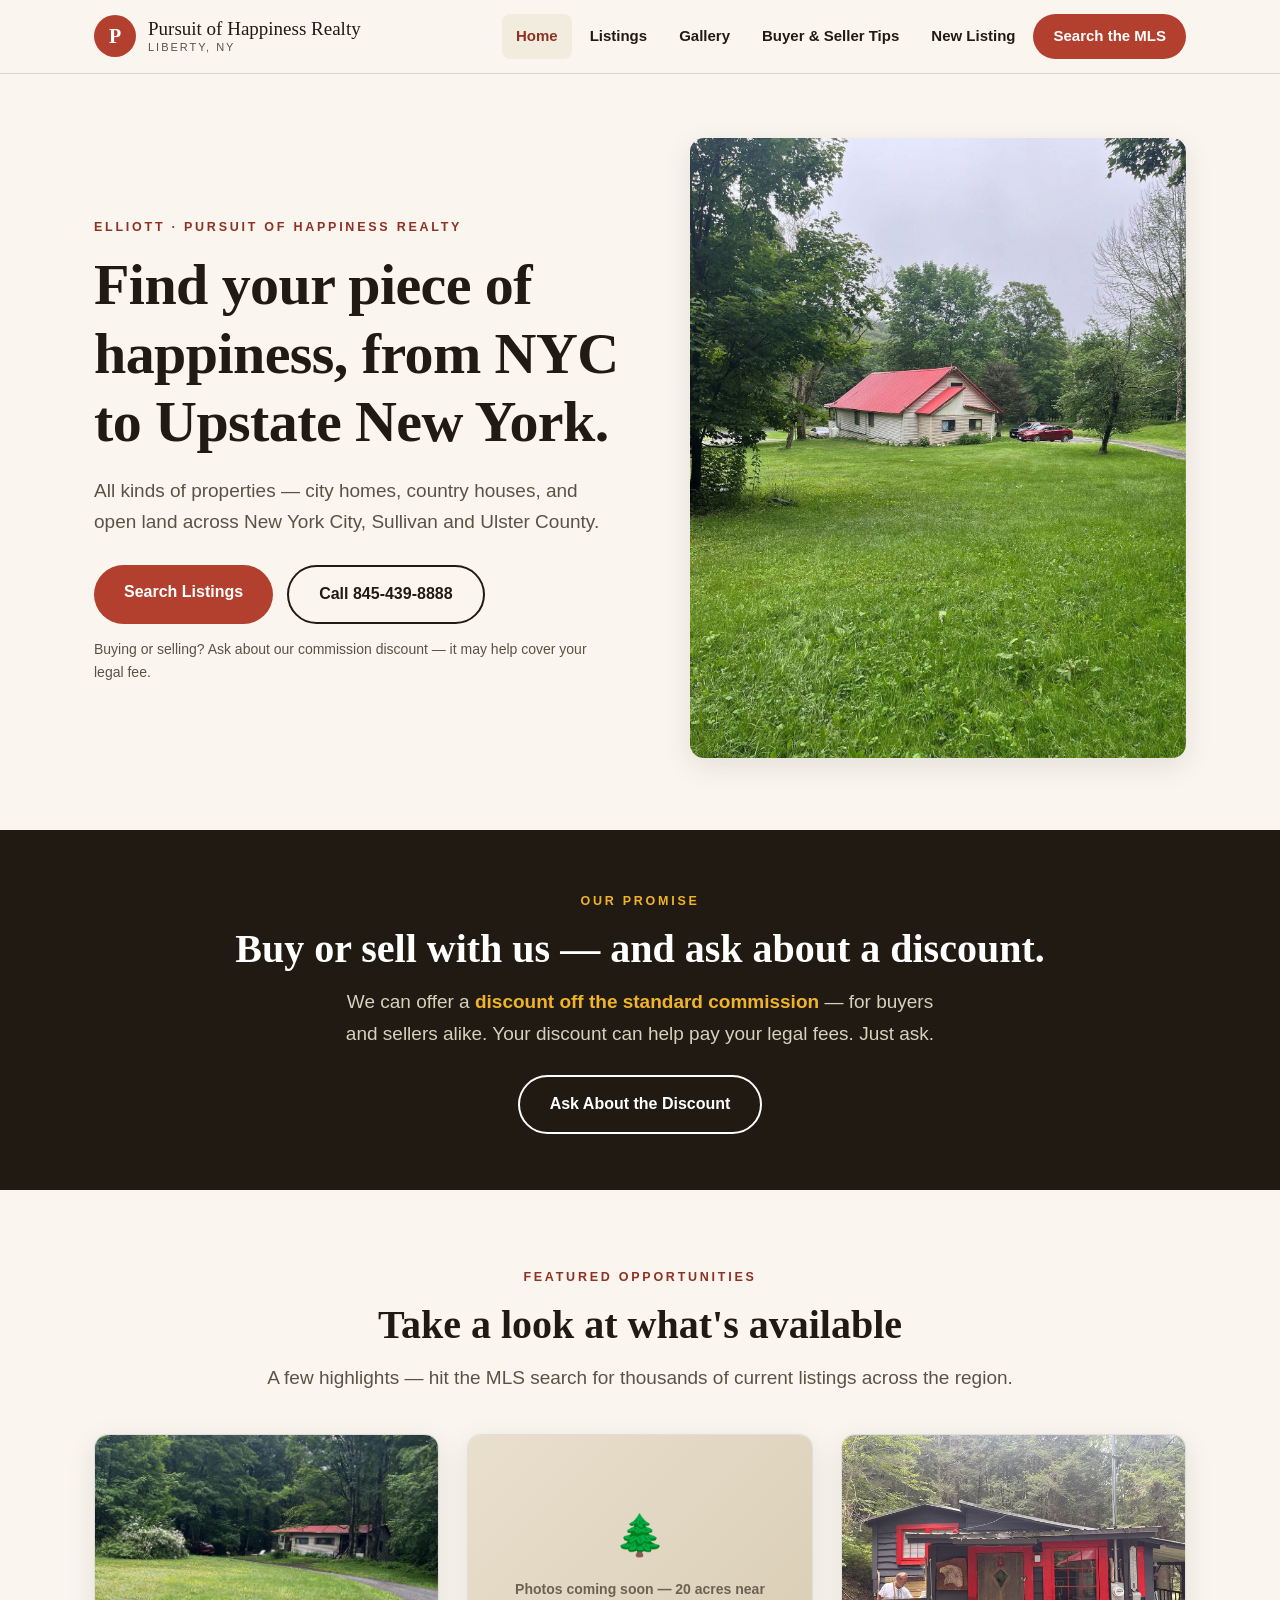
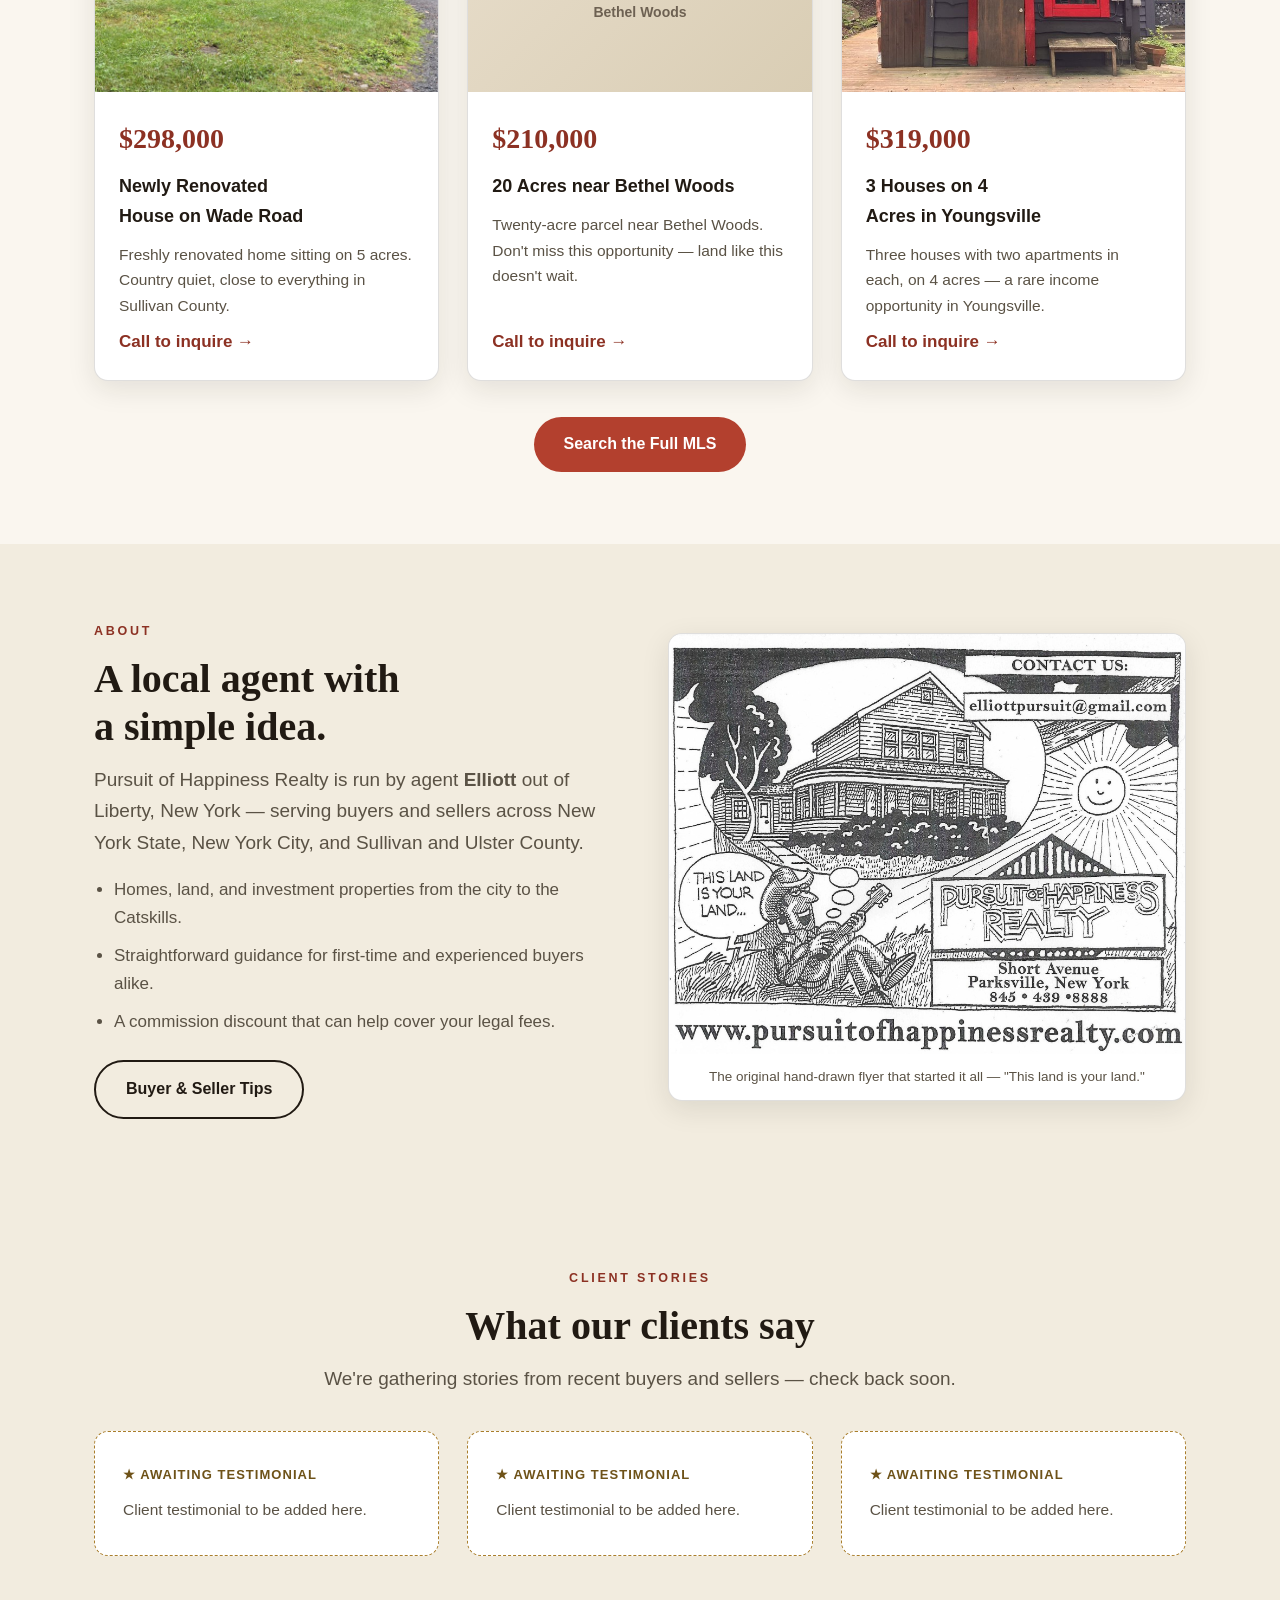
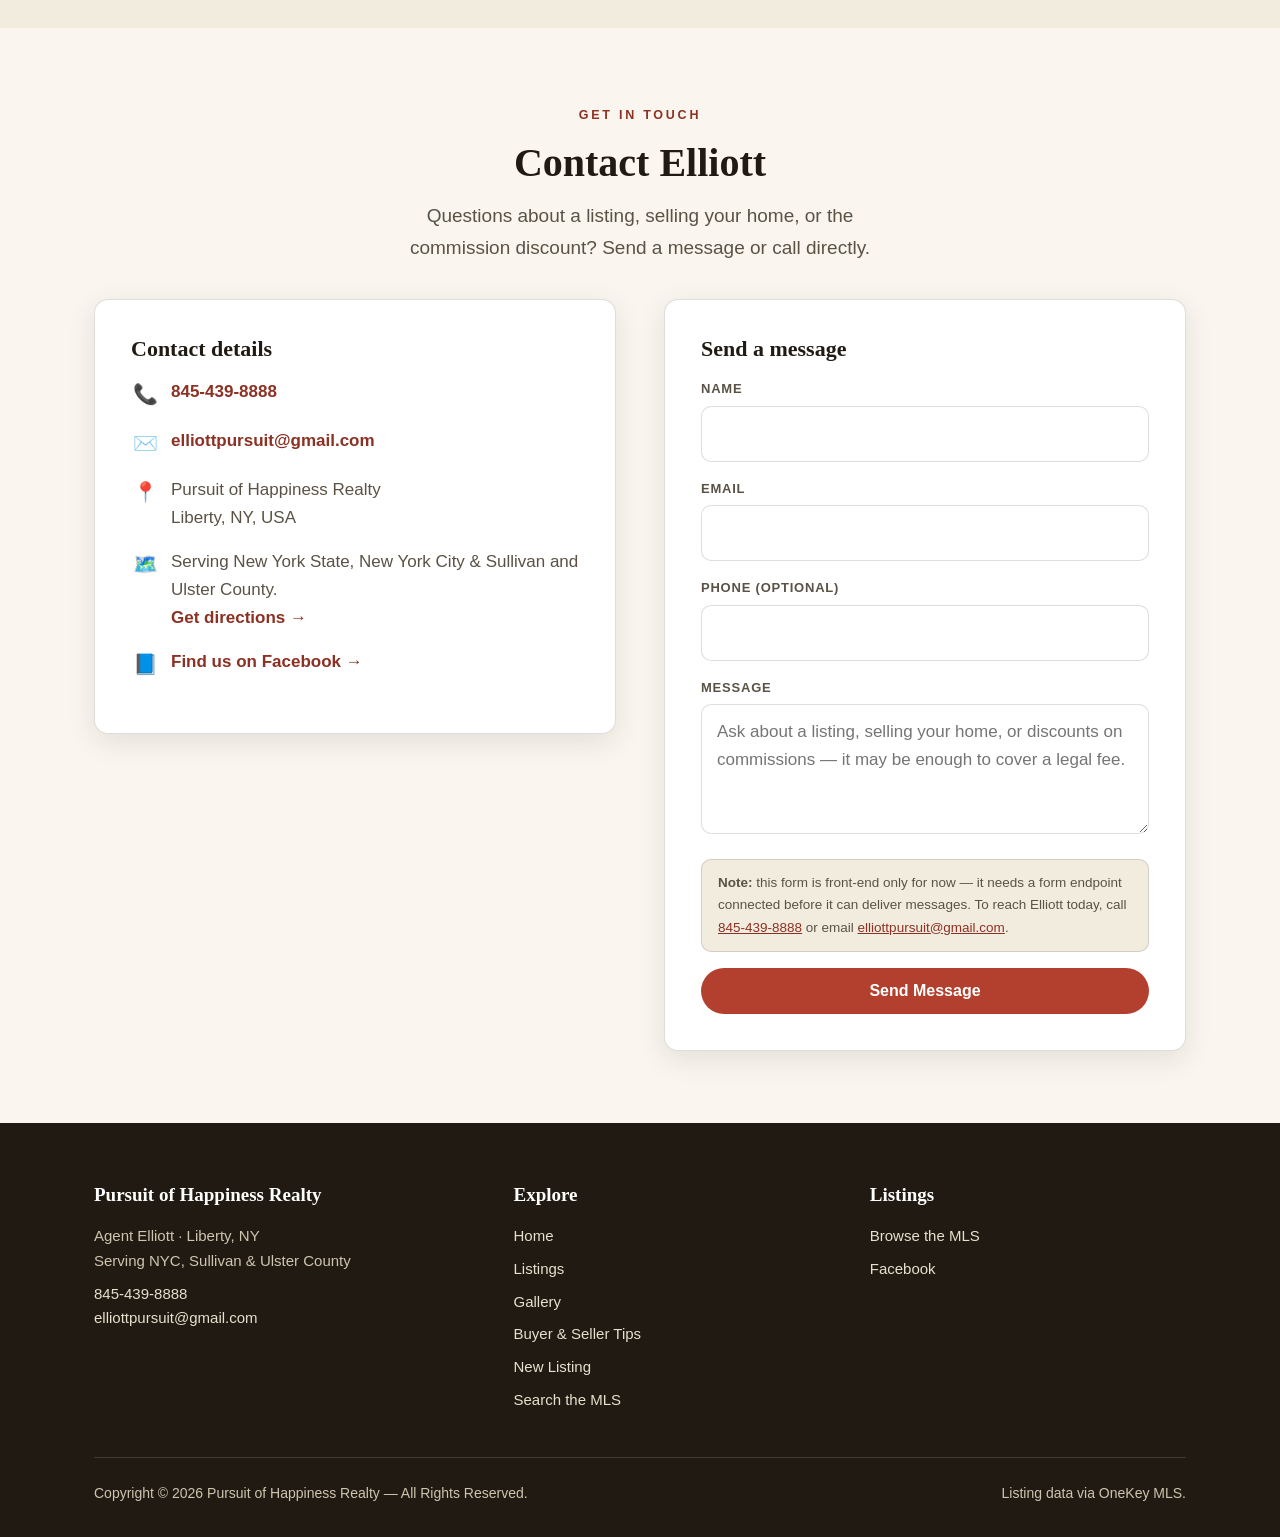
<file: index.html>
<!DOCTYPE html>
<html lang="en">
<head>
<meta charset="UTF-8">
<meta name="viewport" content="width=device-width, initial-scale=1.0">
<title>Pursuit of Happiness Realty — Homes from NYC to Upstate New York</title>
<meta name="description" content="Discover your dream home with Pursuit of Happiness Realty. Agent Elliott serves New York City, Sullivan and Ulster County. Ask about our commission discount.">
<link rel="stylesheet" href="assets/styles.css">
</head>
<body>

<header class="site-header">
  <div class="header-inner">
    <a class="brand" href="index.html" aria-label="Pursuit of Happiness Realty — home">
      <span class="brand-mark">P</span>
      <span class="brand-name">Pursuit of Happiness Realty<small>Liberty, NY</small></span>
    </a>
    <button class="menu-toggle" aria-label="Open menu" onclick="document.getElementById('nav').classList.toggle('open')">☰</button>
    <nav class="main-nav" id="nav">
      <a href="index.html" class="active">Home</a>
      <a href="listings.html">Listings</a>
      <a href="gallery.html">Gallery</a>
      <a href="tips.html">Buyer &amp; Seller Tips</a>
      <a href="new-listing.html">New Listing</a>
      <a href="mls-search.html" class="nav-cta">Search the MLS</a>
    </nav>
  </div>
</header>

<main>
  <!-- HERO -->
  <section class="hero">
    <div class="wrap hero-grid">
      <div>
        <span class="eyebrow">Elliott · Pursuit of Happiness Realty</span>
        <h1>Find your piece of happiness, from NYC to Upstate New York.</h1>
        <p class="lede">All kinds of properties — city homes, country houses, and open land across New York City, Sullivan and Ulster County.</p>
        <div class="hero-actions">
          <a class="btn btn-primary" href="mls-search.html">Search Listings</a>
          <a class="btn btn-outline" href="tel:8454398888">Call 845-439-8888</a>
        </div>
        <p class="hero-note">Buying or selling? Ask about our commission discount — it may help cover your legal fee.</p>
      </div>
      <div class="hero-photo">
        <img src="assets/listing-red1.jpg" alt="Renovated house with red roof on Wade Road, surrounded by green lawn and trees" loading="eager">
      </div>
    </div>
  </section>

  <!-- DISCOUNT BAND -->
  <section class="discount-band">
    <div class="wrap center">
      <span class="eyebrow" style="color:#f0b429">Our promise</span>
      <h2>Buy or sell with us — and ask about a discount.</h2>
      <p class="lede">We can offer a <strong>discount off the standard commission</strong> — for buyers and sellers alike. Your discount can help pay your legal fees. Just ask.</p>
      <p style="margin-top:26px"><a class="btn btn-light" href="index.html#contact">Ask About the Discount</a></p>
    </div>
  </section>

  <!-- FEATURED LISTINGS -->
  <section>
    <div class="wrap">
      <div class="center">
        <span class="eyebrow">Featured opportunities</span>
        <h2>Take a look at what's available</h2>
        <p class="lede">A few highlights — hit the MLS search for thousands of current listings across the region.</p>
      </div>
      <div class="cards">
        <article class="card">
          <div class="card-img">
            <img src="assets/listing-red2.jpg" alt="Renovated house on Wade Road on 5 acres" loading="lazy">
          </div>
          <div class="card-body">
            <div class="card-price">$298,000</div>
            <div class="card-title">Newly Renovated House on Wade Road</div>
            <p class="card-text">Freshly renovated home sitting on 5 acres. Country quiet, close to everything in Sullivan County.</p>
            <a class="card-link" href="tel:8454398888">Call to inquire →</a>
          </div>
        </article>
        <article class="card">
          <div class="card-img">
            <div class="img-placeholder" role="img" aria-label="Photo coming soon: 20 acres near Bethel Woods">
              <span class="ph-icon">🌲</span>
              <p>Photos coming soon — 20 acres near Bethel Woods</p>
            </div>
          </div>
          <div class="card-body">
            <div class="card-price">$210,000</div>
            <div class="card-title">20 Acres near Bethel Woods</div>
            <p class="card-text">Twenty-acre parcel near Bethel Woods. Don't miss this opportunity — land like this doesn't wait.</p>
            <a class="card-link" href="tel:8454398888">Call to inquire →</a>
          </div>
        </article>
        <article class="card">
          <div class="card-img">
            <img src="assets/youngsville-house.jpg" alt="Front of a dark house with red trim and a wooden deck in Youngsville" loading="lazy">
          </div>
          <div class="card-body">
            <div class="card-price">$319,000</div>
            <div class="card-title">3 Houses on 4 Acres in Youngsville</div>
            <p class="card-text">Three houses with two apartments in each, on 4 acres — a rare income opportunity in Youngsville.</p>
            <a class="card-link" href="tel:8454398888">Call to inquire →</a>
          </div>
        </article>
      </div>
      <p class="center" style="margin-top:36px">
        <a class="btn btn-primary" href="mls-search.html">Search the Full MLS</a>
      </p>
    </div>
  </section>

  <!-- ABOUT -->
  <section style="background:var(--paper-deep)">
    <div class="wrap split">
      <div>
        <span class="eyebrow">About</span>
        <h2>A local agent with a simple idea.</h2>
        <p class="lede">Pursuit of Happiness Realty is run by agent <strong>Elliott</strong> out of Liberty, New York — serving buyers and sellers across New York State, New York City, and Sullivan and Ulster County.</p>
        <ul>
          <li>Homes, land, and investment properties from the city to the Catskills.</li>
          <li>Straightforward guidance for first-time and experienced buyers alike.</li>
          <li>A commission discount that can help cover your legal fees.</li>
        </ul>
        <p style="margin-top:24px"><a class="btn btn-outline" href="tips.html">Buyer &amp; Seller Tips</a></p>
      </div>
      <div>
        <div class="flyer-frame">
          <img src="assets/hero.jpg" alt="Original hand-drawn Pursuit of Happiness Realty flyer: a house under a smiling sun with the words 'This land is your land'" loading="lazy">
          <p class="caption">The original hand-drawn flyer that started it all — "This land is your land."</p>
        </div>
      </div>
    </div>
  </section>

  <!-- TESTIMONIALS (placeholder) -->
  <section class="testimonials">
    <div class="wrap">
      <div class="center">
        <span class="eyebrow">Client stories</span>
        <h2>What our clients say</h2>
        <p class="lede">We're gathering stories from recent buyers and sellers — check back soon.</p>
      </div>
      <div class="t-grid">
        <div class="t-card"><span class="t-note">★ Awaiting testimonial</span>Client testimonial to be added here.</div>
        <div class="t-card"><span class="t-note">★ Awaiting testimonial</span>Client testimonial to be added here.</div>
        <div class="t-card"><span class="t-note">★ Awaiting testimonial</span>Client testimonial to be added here.</div>
      </div>
    </div>
  </section>

  <!-- CONTACT -->
  <section id="contact">
    <div class="wrap">
      <div class="center">
        <span class="eyebrow">Get in touch</span>
        <h2>Contact Elliott</h2>
        <p class="lede">Questions about a listing, selling your home, or the commission discount? Send a message or call directly.</p>
      </div>
      <div class="contact-grid">
        <div class="contact-card">
          <h3>Contact details</h3>
          <div class="contact-line"><span class="ic">📞</span><span><a href="tel:8454398888">845-439-8888</a></span></div>
          <div class="contact-line"><span class="ic">✉️</span><span><a href="mailto:elliottpursuit@gmail.com">elliottpursuit@gmail.com</a></span></div>
          <div class="contact-line"><span class="ic">📍</span><span>Pursuit of Happiness Realty<br>Liberty, NY, USA</span></div>
          <div class="contact-line"><span class="ic">🗺️</span><span>Serving New York State, New York City &amp; Sullivan and Ulster County.<br><a href="https://www.google.com/maps/search/?api=1&query=Liberty%2C+NY" target="_blank" rel="noopener">Get directions →</a></span></div>
          <div class="contact-line"><span class="ic">📘</span><span><a href="https://www.facebook.com/787438357967562" target="_blank" rel="noopener">Find us on Facebook →</a></span></div>
        </div>
        <div class="contact-card">
          <h3>Send a message</h3>
          <div class="form-flash" id="formFlash" role="status"></div>
          <form class="contact-form" id="contactForm" novalidate>
            <div class="field"><label for="f-name">Name</label><input id="f-name" name="name" type="text" autocomplete="name" required></div>
            <div class="field"><label for="f-email">Email</label><input id="f-email" name="email" type="email" autocomplete="email" required></div>
            <div class="field"><label for="f-phone">Phone (optional)</label><input id="f-phone" name="phone" type="tel" autocomplete="tel"></div>
            <div class="field"><label for="f-msg">Message</label><textarea id="f-msg" name="message" placeholder="Ask about a listing, selling your home, or discounts on commissions — it may be enough to cover a legal fee." required></textarea></div>
            <p class="form-note"><strong>Note:</strong> this form is front-end only for now — it needs a form endpoint connected before it can deliver messages. To reach Elliott today, call <a href="tel:8454398888">845-439-8888</a> or email <a href="mailto:elliottpursuit@gmail.com">elliottpursuit@gmail.com</a>.</p>
            <button class="btn btn-primary" type="submit">Send Message</button>
          </form>
        </div>
      </div>
    </div>
  </section>
</main>

<footer>
  <div class="wrap">
    <div class="footer-grid">
      <div>
        <h4>Pursuit of Happiness Realty</h4>
        <p>Agent Elliott · Liberty, NY<br>Serving NYC, Sullivan &amp; Ulster County</p>
        <p><a href="tel:8454398888">845-439-8888</a><br><a href="mailto:elliottpursuit@gmail.com">elliottpursuit@gmail.com</a></p>
      </div>
      <div>
        <h4>Explore</h4>
        <ul>
          <li><a href="index.html">Home</a></li>
          <li><a href="listings.html">Listings</a></li>
          <li><a href="gallery.html">Gallery</a></li>
          <li><a href="tips.html">Buyer &amp; Seller Tips</a></li>
          <li><a href="new-listing.html">New Listing</a></li>
          <li><a href="mls-search.html">Search the MLS</a></li>
        </ul>
      </div>
      <div>
        <h4>Listings</h4>
        <ul>
          <li><a href="https://matrix.onekeymlsny.com/Matrix/public/IDX.aspx?idx=6e2d31e" target="_blank" rel="noopener">Browse the MLS</a></li>
          <li><a href="https://www.facebook.com/787438357967562" target="_blank" rel="noopener">Facebook</a></li>
        </ul>
      </div>
    </div>
    <div class="footer-bottom">
      <span>Copyright © 2026 Pursuit of Happiness Realty — All Rights Reserved.</span>
      <span>Listing data via OneKey MLS.</span>
    </div>
  </div>
</footer>

<script>
document.getElementById('contactForm').addEventListener('submit', function(e){
  e.preventDefault();
  var flash = document.getElementById('formFlash');
  flash.style.display = 'block';
  flash.textContent = "Thanks for your message — this form isn't connected to an inbox yet, so nothing was sent. Please call 845-439-8888 or email elliottpursuit@gmail.com and Elliott will get right back to you.";
  flash.scrollIntoView({behavior:'smooth', block:'center'});
});
</script>
</body>
</html>
</file>
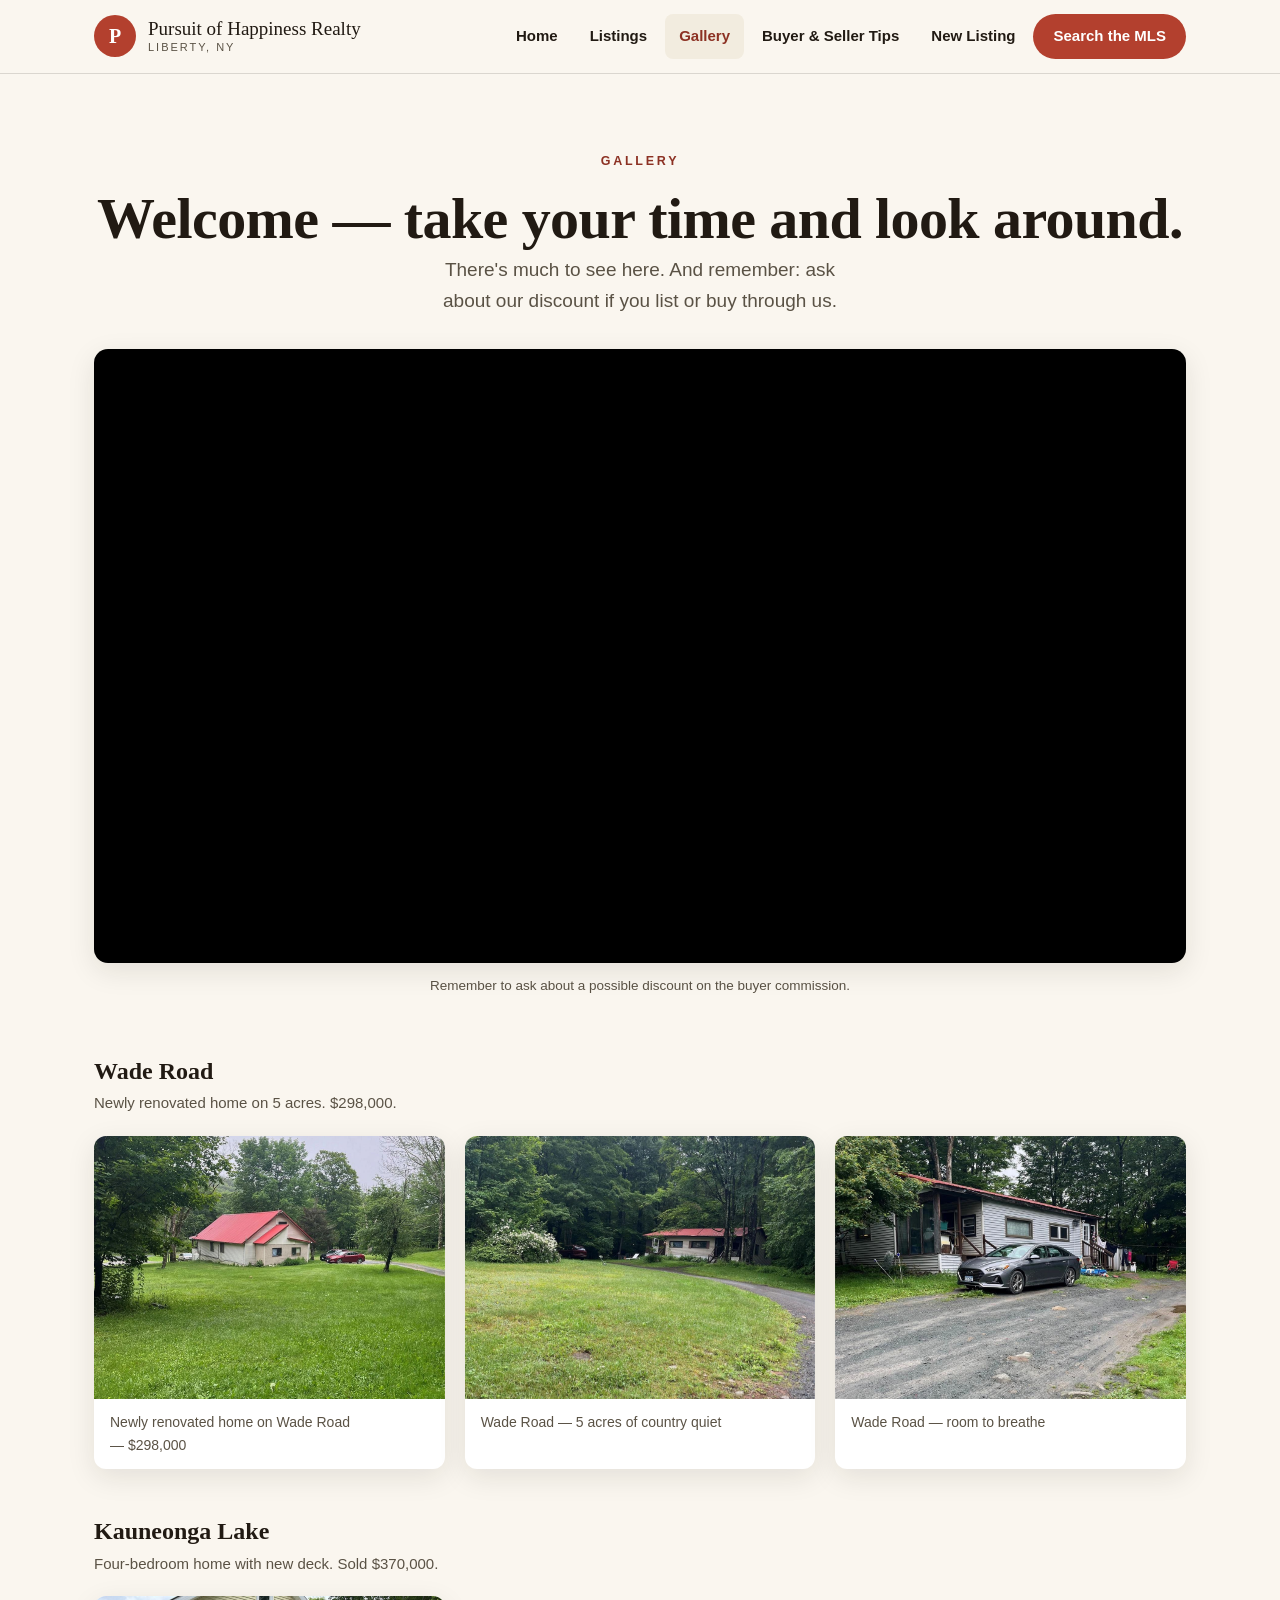
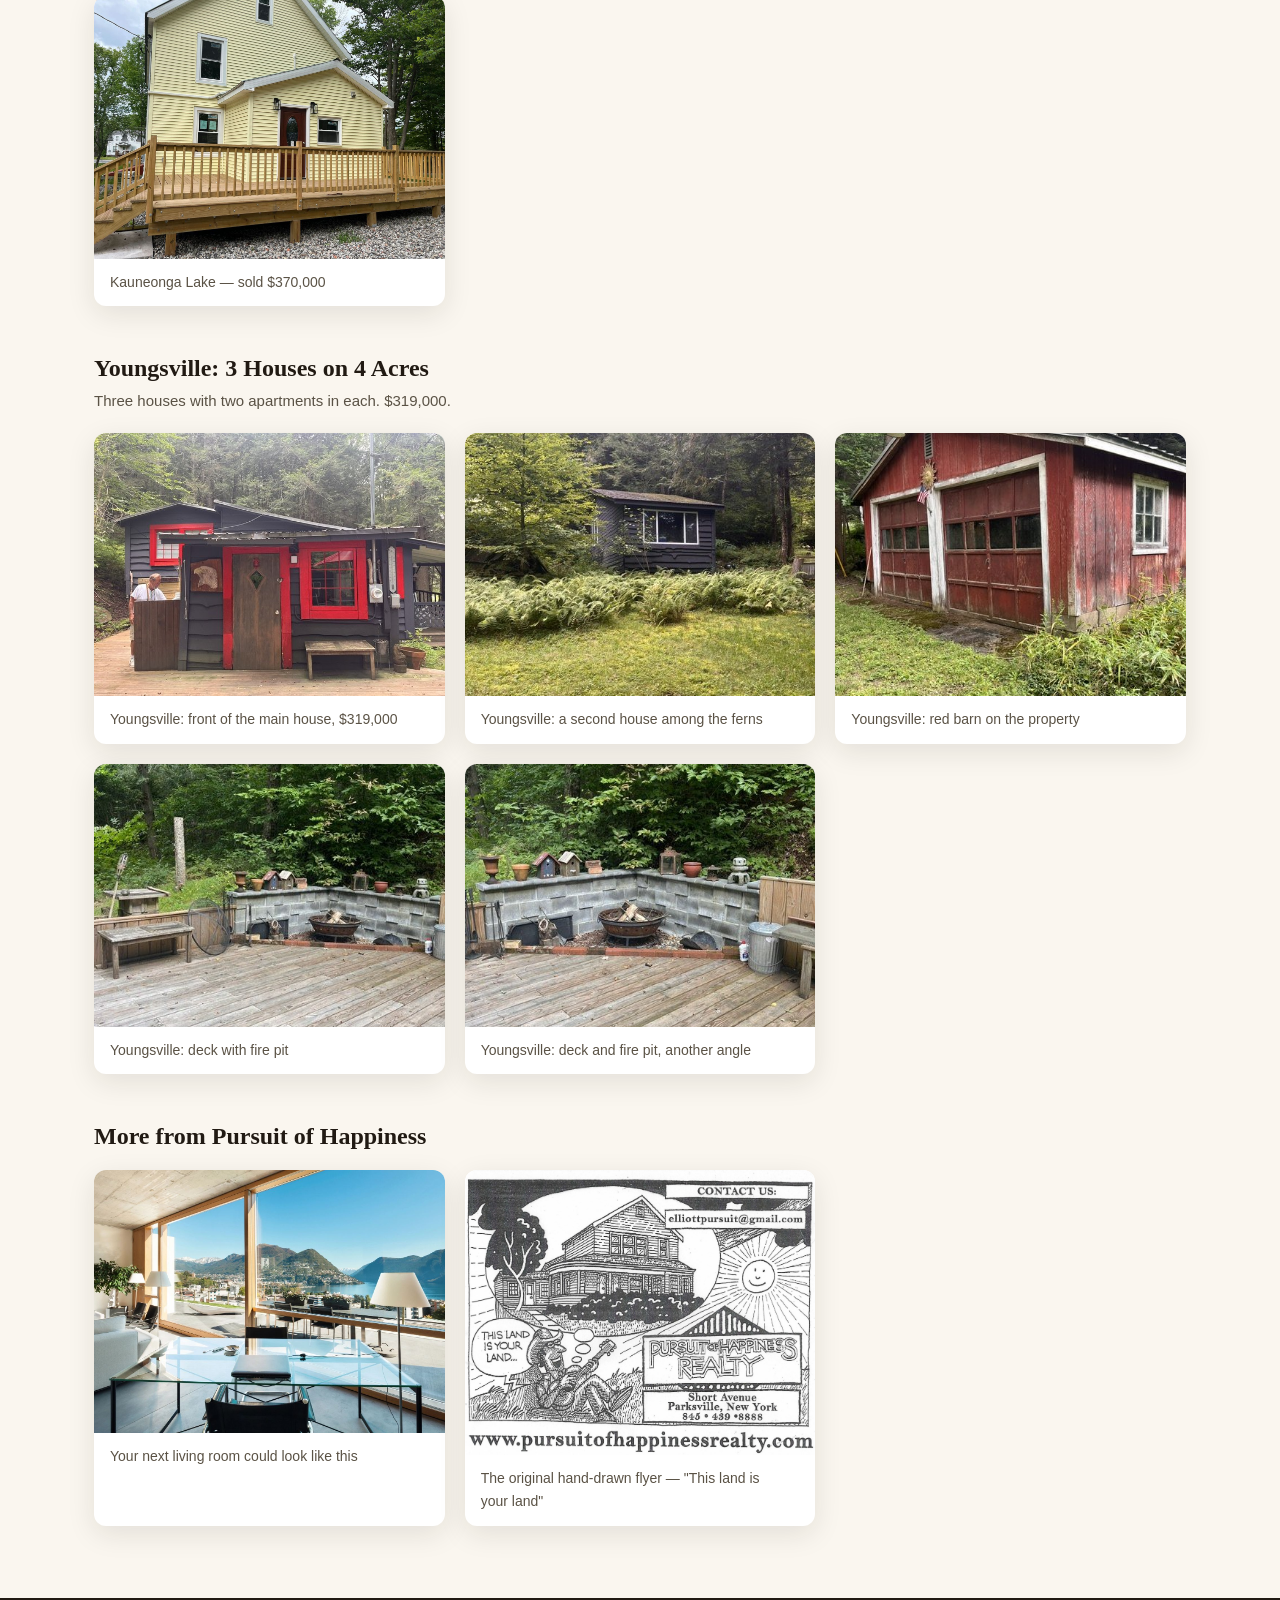
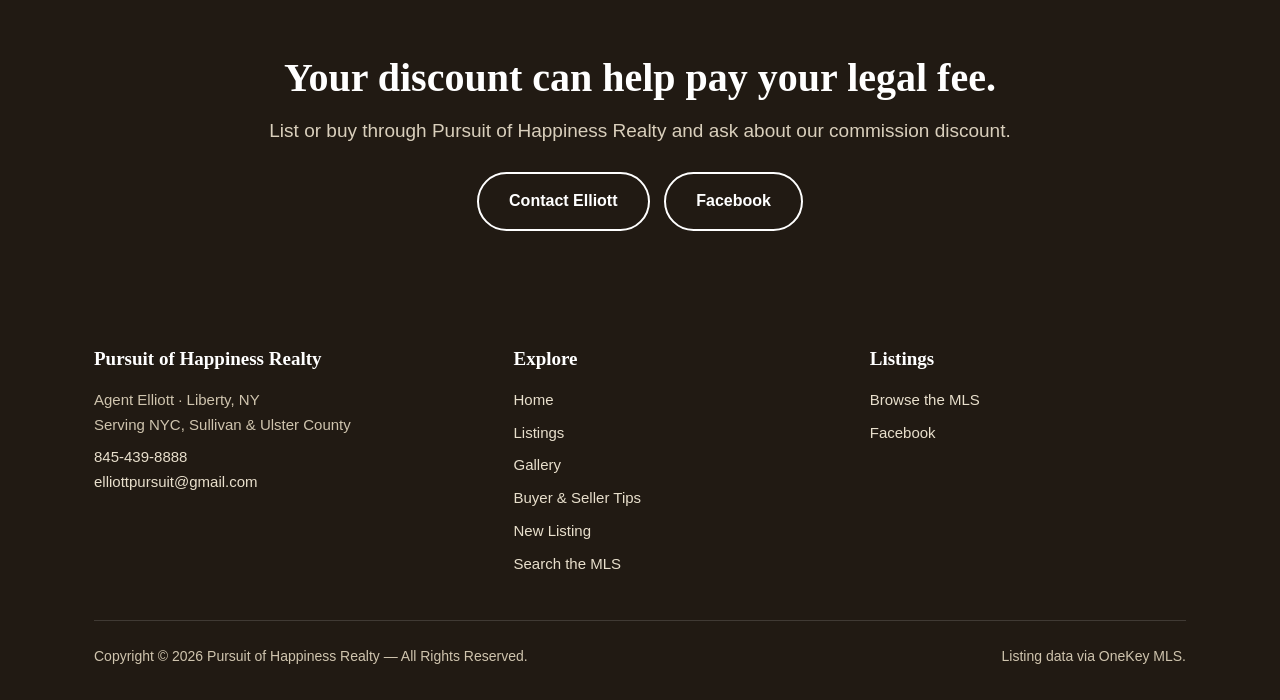
<file: gallery.html>
<!DOCTYPE html>
<html lang="en">
<head>
<meta charset="UTF-8">
<meta name="viewport" content="width=device-width, initial-scale=1.0">
<title>Gallery | Pursuit of Happiness Realty</title>
<meta name="description" content="Photos and video from Pursuit of Happiness Realty — homes and land across NYC, Sullivan and Ulster County.">
<link rel="stylesheet" href="assets/styles.css">
</head>
<body>

<header class="site-header">
  <div class="header-inner">
    <a class="brand" href="index.html" aria-label="Pursuit of Happiness Realty — home">
      <span class="brand-mark">P</span>
      <span class="brand-name">Pursuit of Happiness Realty<small>Liberty, NY</small></span>
    </a>
    <button class="menu-toggle" aria-label="Open menu" onclick="document.getElementById('nav').classList.toggle('open')">☰</button>
    <nav class="main-nav" id="nav">
      <a href="index.html">Home</a>
      <a href="listings.html">Listings</a>
      <a href="gallery.html" class="active">Gallery</a>
      <a href="tips.html">Buyer &amp; Seller Tips</a>
      <a href="new-listing.html">New Listing</a>
      <a href="mls-search.html" class="nav-cta">Search the MLS</a>
    </nav>
  </div>
</header>

<main>
  <section>
    <div class="wrap">
      <div class="center">
        <span class="eyebrow">Gallery</span>
        <h1>Welcome — take your time and look around.</h1>
        <p class="lede">There's much to see here. And remember: ask about our discount if you list or buy through us.</p>
      </div>

      <div class="video-frame">
        <iframe src="https://www.youtube.com/embed/6eXyTL8-2_A?rel=0" title="Pursuit of Happiness Realty video" allow="accelerometer; autoplay; clipboard-write; encrypted-media; gyroscope; picture-in-picture" allowfullscreen loading="lazy"></iframe>
      </div>
      <p class="caption">Remember to ask about a possible discount on the buyer commission.</p>

      <div class="gallery-group">
        <h3>Wade Road</h3>
        <p class="group-note">Newly renovated home on 5 acres. $298,000.</p>
        <div class="gallery-grid">
          <figure>
            <img src="assets/listing-red1.jpg" alt="Renovated house with red roof on Wade Road, Sullivan County" loading="lazy">
            <figcaption>Newly renovated home on Wade Road — $298,000</figcaption>
          </figure>
          <figure>
            <img src="assets/listing-red2.jpg" alt="Front view of the renovated Wade Road house on 5 acres" loading="lazy">
            <figcaption>Wade Road — 5 acres of country quiet</figcaption>
          </figure>
          <figure>
            <img src="assets/listing-red3.jpg" alt="Side view of the Wade Road property surrounded by trees" loading="lazy">
            <figcaption>Wade Road — room to breathe</figcaption>
          </figure>
        </div>
      </div>

      <div class="gallery-group">
        <h3>Kauneonga Lake</h3>
        <p class="group-note">Four-bedroom home with new deck. Sold $370,000.</p>
        <div class="gallery-grid">
          <figure>
            <img src="assets/scott-outside.jpg" alt="Sold four-bedroom home in Kauneonga Lake with new deck" loading="lazy">
            <figcaption>Kauneonga Lake — sold $370,000</figcaption>
          </figure>
        </div>
      </div>

      <div class="gallery-group">
        <h3>Youngsville: 3 Houses on 4 Acres</h3>
        <p class="group-note">Three houses with two apartments in each. $319,000.</p>
        <div class="gallery-grid">
          <figure>
            <img src="assets/youngsville-house.jpg" alt="Front of a dark house with red trim and a wooden deck in Youngsville" loading="lazy">
            <figcaption>Youngsville: front of the main house, $319,000</figcaption>
          </figure>
          <figure>
            <img src="assets/youngsville-cabin.jpg" alt="Small dark cabin in the woods with ferns and a grassy yard in Youngsville" loading="lazy">
            <figcaption>Youngsville: a second house among the ferns</figcaption>
          </figure>
          <figure>
            <img src="assets/youngsville-barn.jpg" alt="Red barn with double doors in Youngsville" loading="lazy">
            <figcaption>Youngsville: red barn on the property</figcaption>
          </figure>
          <figure>
            <img src="assets/youngsville-deck.jpg" alt="Wooden deck with a stone fire pit and birdhouses in Youngsville" loading="lazy">
            <figcaption>Youngsville: deck with fire pit</figcaption>
          </figure>
          <figure>
            <img src="assets/youngsville-deck2.jpg" alt="Wooden deck with a stone fire pit and birdhouses from another angle in Youngsville" loading="lazy">
            <figcaption>Youngsville: deck and fire pit, another angle</figcaption>
          </figure>
        </div>
      </div>

      <div class="gallery-group">
        <h3>More from Pursuit of Happiness</h3>
        <div class="gallery-grid">
          <figure>
            <img src="assets/stock.jpg" alt="Bright modern living space" loading="lazy">
            <figcaption>Your next living room could look like this</figcaption>
          </figure>
          <figure class="fit">
            <img src="assets/hero.jpg" alt="Original hand-drawn Pursuit of Happiness Realty flyer" loading="lazy">
            <figcaption>The original hand-drawn flyer — "This land is your land"</figcaption>
          </figure>
        </div>
      </div>
    </div>
  </section>

  <section class="discount-band">
    <div class="wrap center">
      <h2>Your discount can help pay your legal fee.</h2>
      <p class="lede">List or buy through Pursuit of Happiness Realty and ask about our commission discount.</p>
      <p style="margin-top:26px">
        <a class="btn btn-light" href="index.html#contact">Contact Elliott</a>
        <a class="btn btn-light" href="https://www.facebook.com/787438357967562" target="_blank" rel="noopener" style="margin-left:10px">Facebook</a>
      </p>
    </div>
  </section>
</main>

<footer>
  <div class="wrap">
    <div class="footer-grid">
      <div>
        <h4>Pursuit of Happiness Realty</h4>
        <p>Agent Elliott · Liberty, NY<br>Serving NYC, Sullivan &amp; Ulster County</p>
        <p><a href="tel:8454398888">845-439-8888</a><br><a href="mailto:elliottpursuit@gmail.com">elliottpursuit@gmail.com</a></p>
      </div>
      <div>
        <h4>Explore</h4>
        <ul>
          <li><a href="index.html">Home</a></li>
          <li><a href="listings.html">Listings</a></li>
          <li><a href="gallery.html">Gallery</a></li>
          <li><a href="tips.html">Buyer &amp; Seller Tips</a></li>
          <li><a href="new-listing.html">New Listing</a></li>
          <li><a href="mls-search.html">Search the MLS</a></li>
        </ul>
      </div>
      <div>
        <h4>Listings</h4>
        <ul>
          <li><a href="https://matrix.onekeymlsny.com/Matrix/public/IDX.aspx?idx=6e2d31e" target="_blank" rel="noopener">Browse the MLS</a></li>
          <li><a href="https://www.facebook.com/787438357967562" target="_blank" rel="noopener">Facebook</a></li>
        </ul>
      </div>
    </div>
    <div class="footer-bottom">
      <span>Copyright © 2026 Pursuit of Happiness Realty — All Rights Reserved.</span>
      <span>Listing data via OneKey MLS.</span>
    </div>
  </div>
</footer>
</body>
</html>
</file>
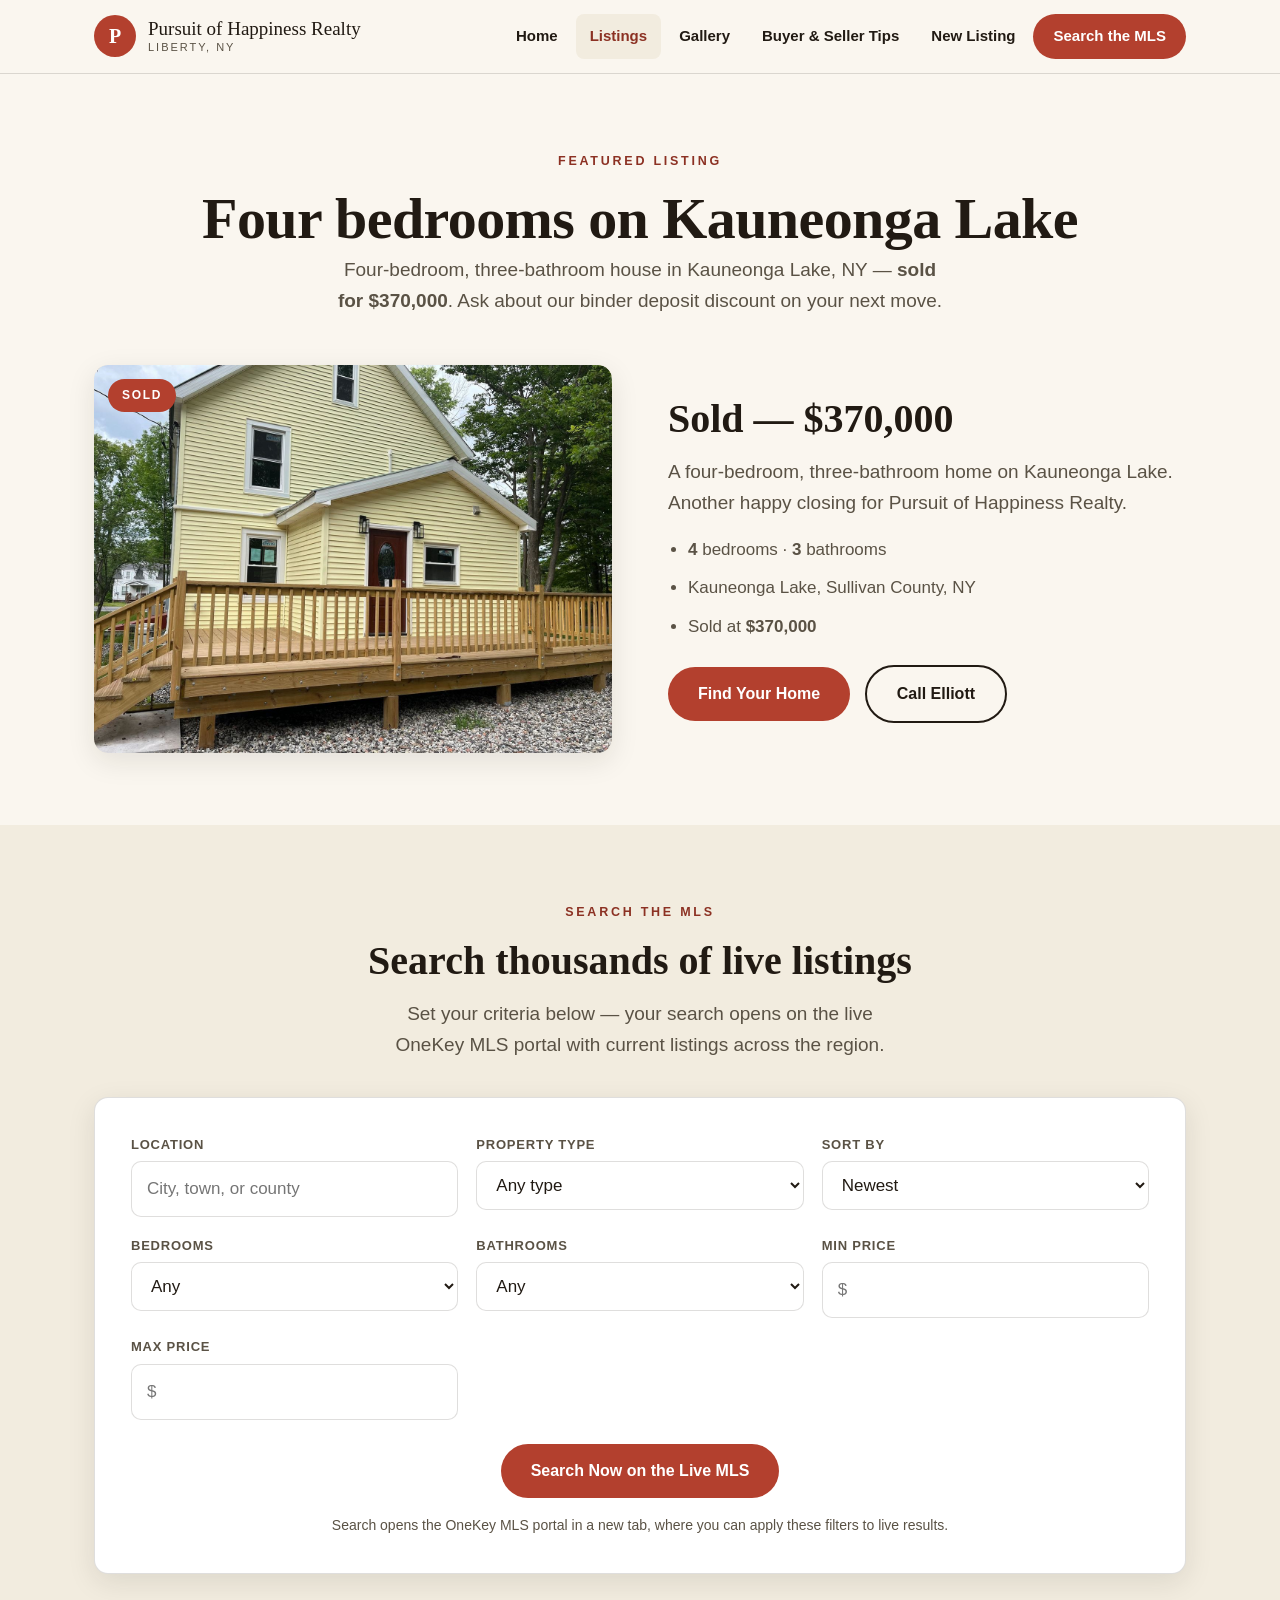
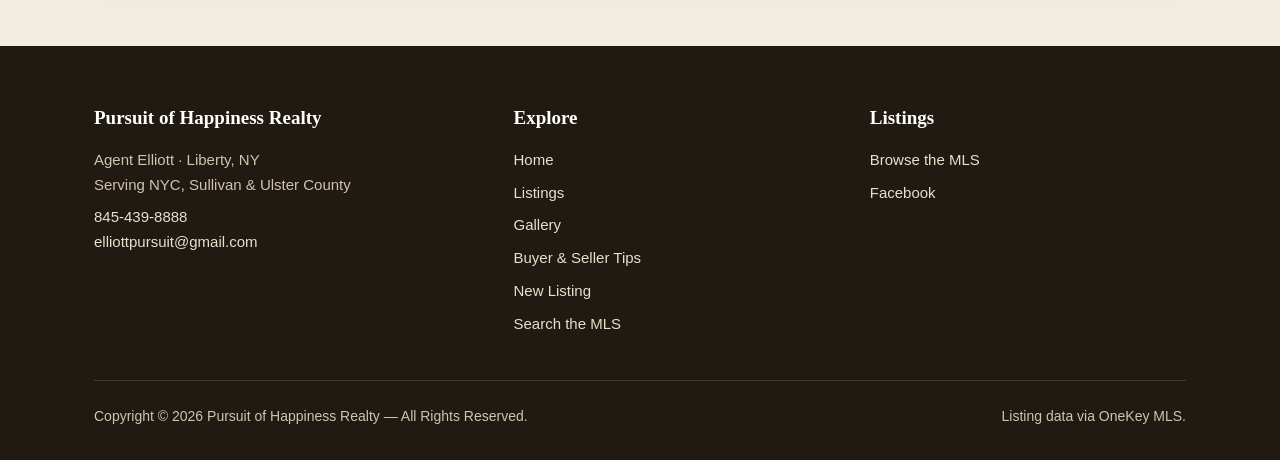
<file: listings.html>
<!DOCTYPE html>
<html lang="en">
<head>
<meta charset="UTF-8">
<meta name="viewport" content="width=device-width, initial-scale=1.0">
<title>Listings | Pursuit of Happiness Realty</title>
<meta name="description" content="Browse featured listings and search the complete MLS with Pursuit of Happiness Realty — serving NYC, Sullivan and Ulster County.">
<link rel="stylesheet" href="assets/styles.css">
</head>
<body>

<header class="site-header">
  <div class="header-inner">
    <a class="brand" href="index.html" aria-label="Pursuit of Happiness Realty — home">
      <span class="brand-mark">P</span>
      <span class="brand-name">Pursuit of Happiness Realty<small>Liberty, NY</small></span>
    </a>
    <button class="menu-toggle" aria-label="Open menu" onclick="document.getElementById('nav').classList.toggle('open')">☰</button>
    <nav class="main-nav" id="nav">
      <a href="index.html">Home</a>
      <a href="listings.html" class="active">Listings</a>
      <a href="gallery.html">Gallery</a>
      <a href="tips.html">Buyer &amp; Seller Tips</a>
      <a href="new-listing.html">New Listing</a>
      <a href="mls-search.html" class="nav-cta">Search the MLS</a>
    </nav>
  </div>
</header>

<main>
  <section>
    <div class="wrap">
      <div class="center">
        <span class="eyebrow">Featured listing</span>
        <h1>Four bedrooms on Kauneonga Lake</h1>
        <p class="lede">Four-bedroom, three-bathroom house in Kauneonga Lake, NY — <strong>sold for $370,000</strong>. Ask about our binder deposit discount on your next move.</p>
      </div>
      <div class="split" style="margin-top:48px">
        <div>
          <div class="card-img" style="border-radius:14px;box-shadow:var(--shadow)">
            <span class="badge sold">Sold</span>
            <img src="assets/scott-outside.jpg" alt="Sold four-bedroom house in Kauneonga Lake, NY, with new wooden deck" loading="eager" style="border-radius:14px">
          </div>
        </div>
        <div>
          <h2>Sold — $370,000</h2>
          <p class="lede">A four-bedroom, three-bathroom home on Kauneonga Lake. Another happy closing for Pursuit of Happiness Realty.</p>
          <ul>
            <li><strong>4</strong> bedrooms · <strong>3</strong> bathrooms</li>
            <li>Kauneonga Lake, Sullivan County, NY</li>
            <li>Sold at <strong>$370,000</strong></li>
          </ul>
          <p style="margin-top:24px">
            <a class="btn btn-primary" href="mls-search.html">Find Your Home</a>
            <a class="btn btn-outline" href="tel:8454398888" style="margin-left:10px">Call Elliott</a>
          </p>
        </div>
      </div>
    </div>
  </section>

  <section style="background:var(--paper-deep)">
    <div class="wrap">
      <div class="center">
        <span class="eyebrow">Search the MLS</span>
        <h2>Search thousands of live listings</h2>
        <p class="lede">Set your criteria below — your search opens on the live OneKey MLS portal with current listings across the region.</p>
      </div>
      <form class="search-panel" id="mlsForm">
        <div class="search-grid">
          <div class="field"><label for="s-loc">Location</label><input id="s-loc" type="text" placeholder="City, town, or county"></div>
          <div class="field"><label for="s-type">Property type</label>
            <select id="s-type"><option>Any type</option><option>Single family</option><option>Multi-family</option><option>Condo / Co-op</option><option>Land</option><option>Commercial</option></select>
          </div>
          <div class="field"><label for="s-sort">Sort by</label>
            <select id="s-sort"><option>Newest</option><option>Oldest</option><option>Price: low to high</option><option>Price: high to low</option><option>Bedrooms: low to high</option><option>Bedrooms: high to low</option></select>
          </div>
          <div class="field"><label for="s-beds">Bedrooms</label>
            <select id="s-beds"><option>Any</option><option>1+</option><option>2+</option><option>3+</option><option>4+</option><option>5+</option><option>6+</option></select>
          </div>
          <div class="field"><label for="s-baths">Bathrooms</label>
            <select id="s-baths"><option>Any</option><option>1+</option><option>2+</option><option>3+</option><option>4+</option></select>
          </div>
          <div class="field"><label for="s-min">Min price</label><input id="s-min" type="text" inputmode="numeric" placeholder="$"></div>
          <div class="field"><label for="s-max">Max price</label><input id="s-max" type="text" inputmode="numeric" placeholder="$"></div>
        </div>
        <div class="center">
          <a class="btn btn-primary" href="https://matrix.onekeymlsny.com/Matrix/Public/IDXSearch.aspx?count=1&amp;idx=6e2d31e&amp;pv=&amp;or=" target="_blank" rel="noopener">Search Now on the Live MLS</a>
          <p class="hero-note" style="margin-top:16px">Search opens the OneKey MLS portal in a new tab, where you can apply these filters to live results.</p>
        </div>
      </form>
    </div>
  </section>
</main>

<footer>
  <div class="wrap">
    <div class="footer-grid">
      <div>
        <h4>Pursuit of Happiness Realty</h4>
        <p>Agent Elliott · Liberty, NY<br>Serving NYC, Sullivan &amp; Ulster County</p>
        <p><a href="tel:8454398888">845-439-8888</a><br><a href="mailto:elliottpursuit@gmail.com">elliottpursuit@gmail.com</a></p>
      </div>
      <div>
        <h4>Explore</h4>
        <ul>
          <li><a href="index.html">Home</a></li>
          <li><a href="listings.html">Listings</a></li>
          <li><a href="gallery.html">Gallery</a></li>
          <li><a href="tips.html">Buyer &amp; Seller Tips</a></li>
          <li><a href="new-listing.html">New Listing</a></li>
          <li><a href="mls-search.html">Search the MLS</a></li>
        </ul>
      </div>
      <div>
        <h4>Listings</h4>
        <ul>
          <li><a href="https://matrix.onekeymlsny.com/Matrix/public/IDX.aspx?idx=6e2d31e" target="_blank" rel="noopener">Browse the MLS</a></li>
          <li><a href="https://www.facebook.com/787438357967562" target="_blank" rel="noopener">Facebook</a></li>
        </ul>
      </div>
    </div>
    <div class="footer-bottom">
      <span>Copyright © 2026 Pursuit of Happiness Realty — All Rights Reserved.</span>
      <span>Listing data via OneKey MLS.</span>
    </div>
  </div>
</footer>
</body>
</html>
</file>
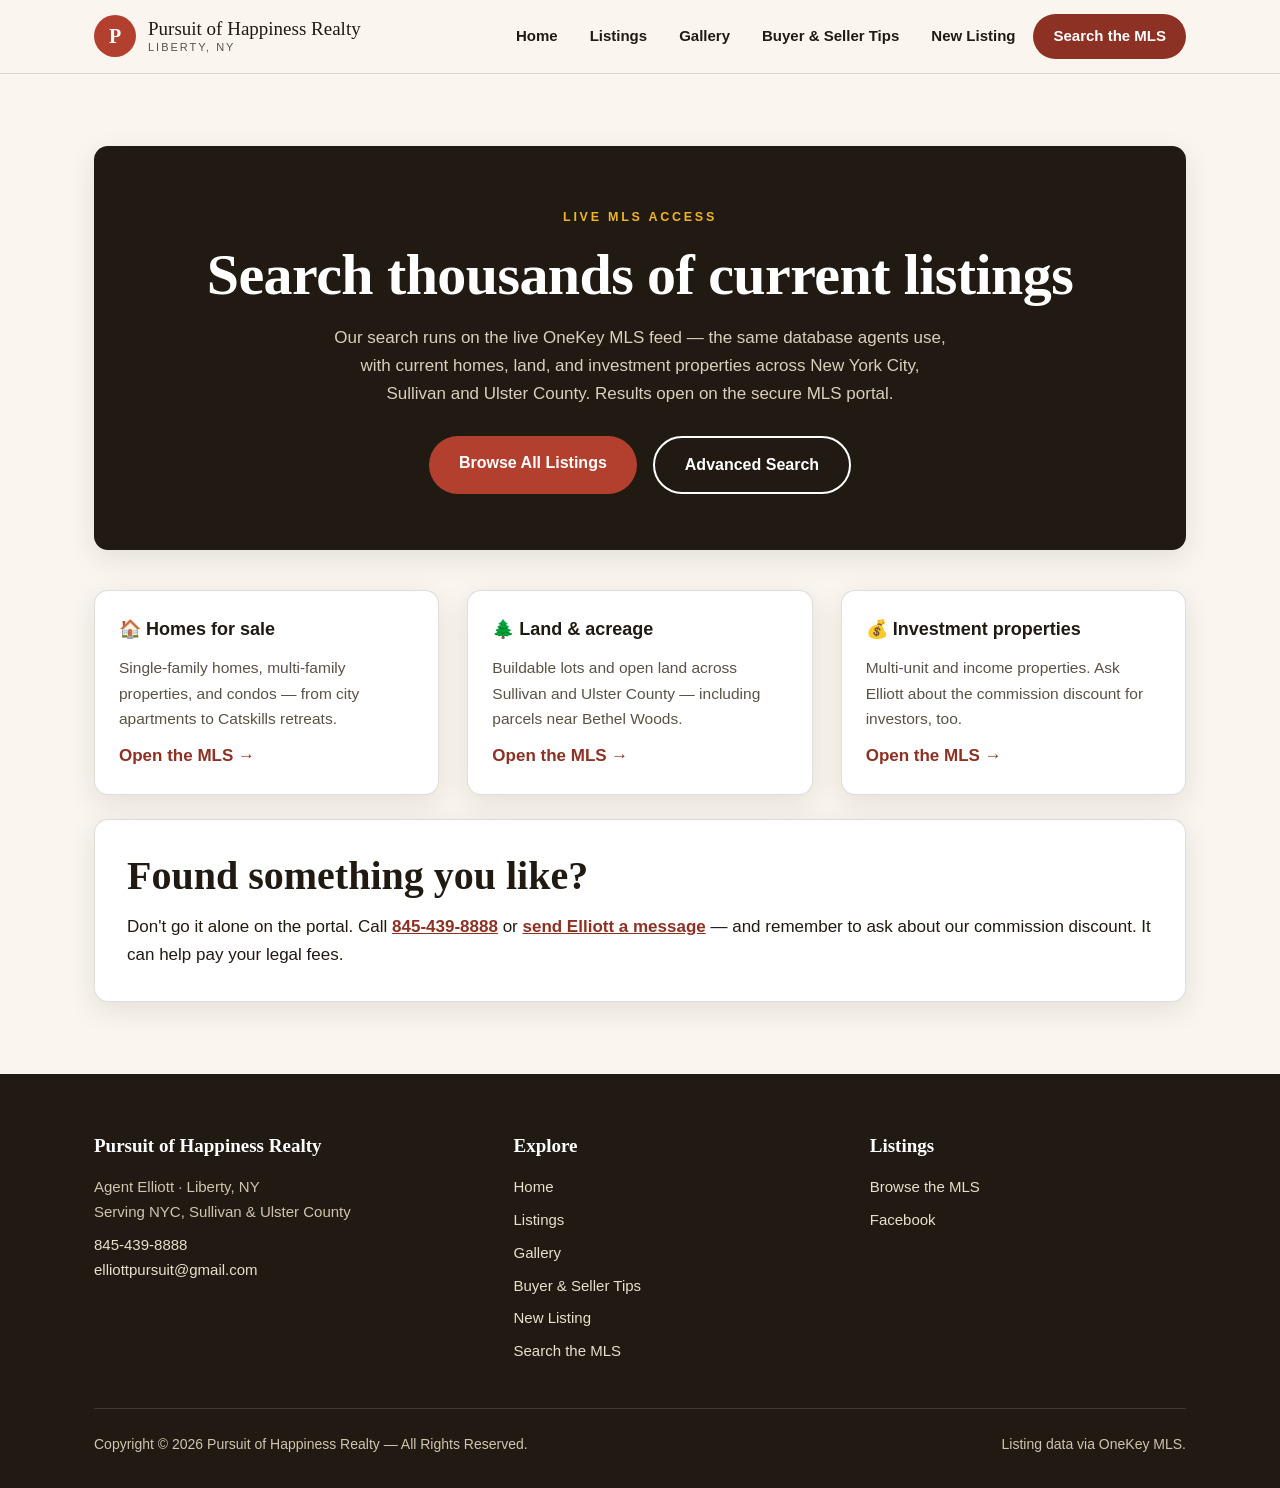
<file: mls-search.html>
<!DOCTYPE html>
<html lang="en">
<head>
<meta charset="UTF-8">
<meta name="viewport" content="width=device-width, initial-scale=1.0">
<title>Search the MLS | Pursuit of Happiness Realty</title>
<meta name="description" content="Search thousands of live MLS listings across NYC, Sullivan and Ulster County with Pursuit of Happiness Realty.">
<link rel="stylesheet" href="assets/styles.css">
</head>
<body>

<header class="site-header">
  <div class="header-inner">
    <a class="brand" href="index.html" aria-label="Pursuit of Happiness Realty — home">
      <span class="brand-mark">P</span>
      <span class="brand-name">Pursuit of Happiness Realty<small>Liberty, NY</small></span>
    </a>
    <button class="menu-toggle" aria-label="Open menu" onclick="document.getElementById('nav').classList.toggle('open')">☰</button>
    <nav class="main-nav" id="nav">
      <a href="index.html">Home</a>
      <a href="listings.html">Listings</a>
      <a href="gallery.html">Gallery</a>
      <a href="tips.html">Buyer &amp; Seller Tips</a>
      <a href="new-listing.html">New Listing</a>
      <a href="mls-search.html" class="nav-cta active">Search the MLS</a>
    </nav>
  </div>
</header>

<main>
  <section>
    <div class="wrap">
      <div class="mls-hero">
        <span class="eyebrow" style="color:#f0b429">Live MLS access</span>
        <h1>Search thousands of current listings</h1>
        <p>Our search runs on the live OneKey MLS feed — the same database agents use, with current homes, land, and investment properties across New York City, Sullivan and Ulster County. Results open on the secure MLS portal.</p>
        <div class="mls-actions">
          <a class="btn btn-primary" href="https://matrix.onekeymlsny.com/Matrix/public/IDX.aspx?idx=6e2d31e" target="_blank" rel="noopener">Browse All Listings</a>
          <a class="btn btn-light" href="https://matrix.onekeymlsny.com/Matrix/Public/IDXSearch.aspx?count=1&amp;idx=6e2d31e&amp;pv=&amp;or=" target="_blank" rel="noopener">Advanced Search</a>
        </div>
      </div>

      <div class="cards">
        <article class="card">
          <div class="card-body">
            <div class="card-title">🏠 Homes for sale</div>
            <p class="card-text">Single-family homes, multi-family properties, and condos — from city apartments to Catskills retreats.</p>
            <a class="card-link" href="https://matrix.onekeymlsny.com/Matrix/public/IDX.aspx?idx=6e2d31e" target="_blank" rel="noopener">Open the MLS →</a>
          </div>
        </article>
        <article class="card">
          <div class="card-body">
            <div class="card-title">🌲 Land &amp; acreage</div>
            <p class="card-text">Buildable lots and open land across Sullivan and Ulster County — including parcels near Bethel Woods.</p>
            <a class="card-link" href="https://matrix.onekeymlsny.com/Matrix/public/IDX.aspx?idx=6e2d31e" target="_blank" rel="noopener">Open the MLS →</a>
          </div>
        </article>
        <article class="card">
          <div class="card-body">
            <div class="card-title">💰 Investment properties</div>
            <p class="card-text">Multi-unit and income properties. Ask Elliott about the commission discount for investors, too.</p>
            <a class="card-link" href="https://matrix.onekeymlsny.com/Matrix/public/IDX.aspx?idx=6e2d31e" target="_blank" rel="noopener">Open the MLS →</a>
          </div>
        </article>
      </div>

      <div class="tip">
        <h2>Found something you like?</h2>
        <p>Don't go it alone on the portal. Call <a href="tel:8454398888"><strong>845-439-8888</strong></a> or <a href="index.html#contact"><strong>send Elliott a message</strong></a> — and remember to ask about our commission discount. It can help pay your legal fees.</p>
      </div>
    </div>
  </section>
</main>

<footer>
  <div class="wrap">
    <div class="footer-grid">
      <div>
        <h4>Pursuit of Happiness Realty</h4>
        <p>Agent Elliott · Liberty, NY<br>Serving NYC, Sullivan &amp; Ulster County</p>
        <p><a href="tel:8454398888">845-439-8888</a><br><a href="mailto:elliottpursuit@gmail.com">elliottpursuit@gmail.com</a></p>
      </div>
      <div>
        <h4>Explore</h4>
        <ul>
          <li><a href="index.html">Home</a></li>
          <li><a href="listings.html">Listings</a></li>
          <li><a href="gallery.html">Gallery</a></li>
          <li><a href="tips.html">Buyer &amp; Seller Tips</a></li>
          <li><a href="new-listing.html">New Listing</a></li>
          <li><a href="mls-search.html">Search the MLS</a></li>
        </ul>
      </div>
      <div>
        <h4>Listings</h4>
        <ul>
          <li><a href="https://matrix.onekeymlsny.com/Matrix/public/IDX.aspx?idx=6e2d31e" target="_blank" rel="noopener">Browse the MLS</a></li>
          <li><a href="https://www.facebook.com/787438357967562" target="_blank" rel="noopener">Facebook</a></li>
        </ul>
      </div>
    </div>
    <div class="footer-bottom">
      <span>Copyright © 2026 Pursuit of Happiness Realty — All Rights Reserved.</span>
      <span>Listing data via OneKey MLS.</span>
    </div>
  </div>
</footer>
</body>
</html>
</file>
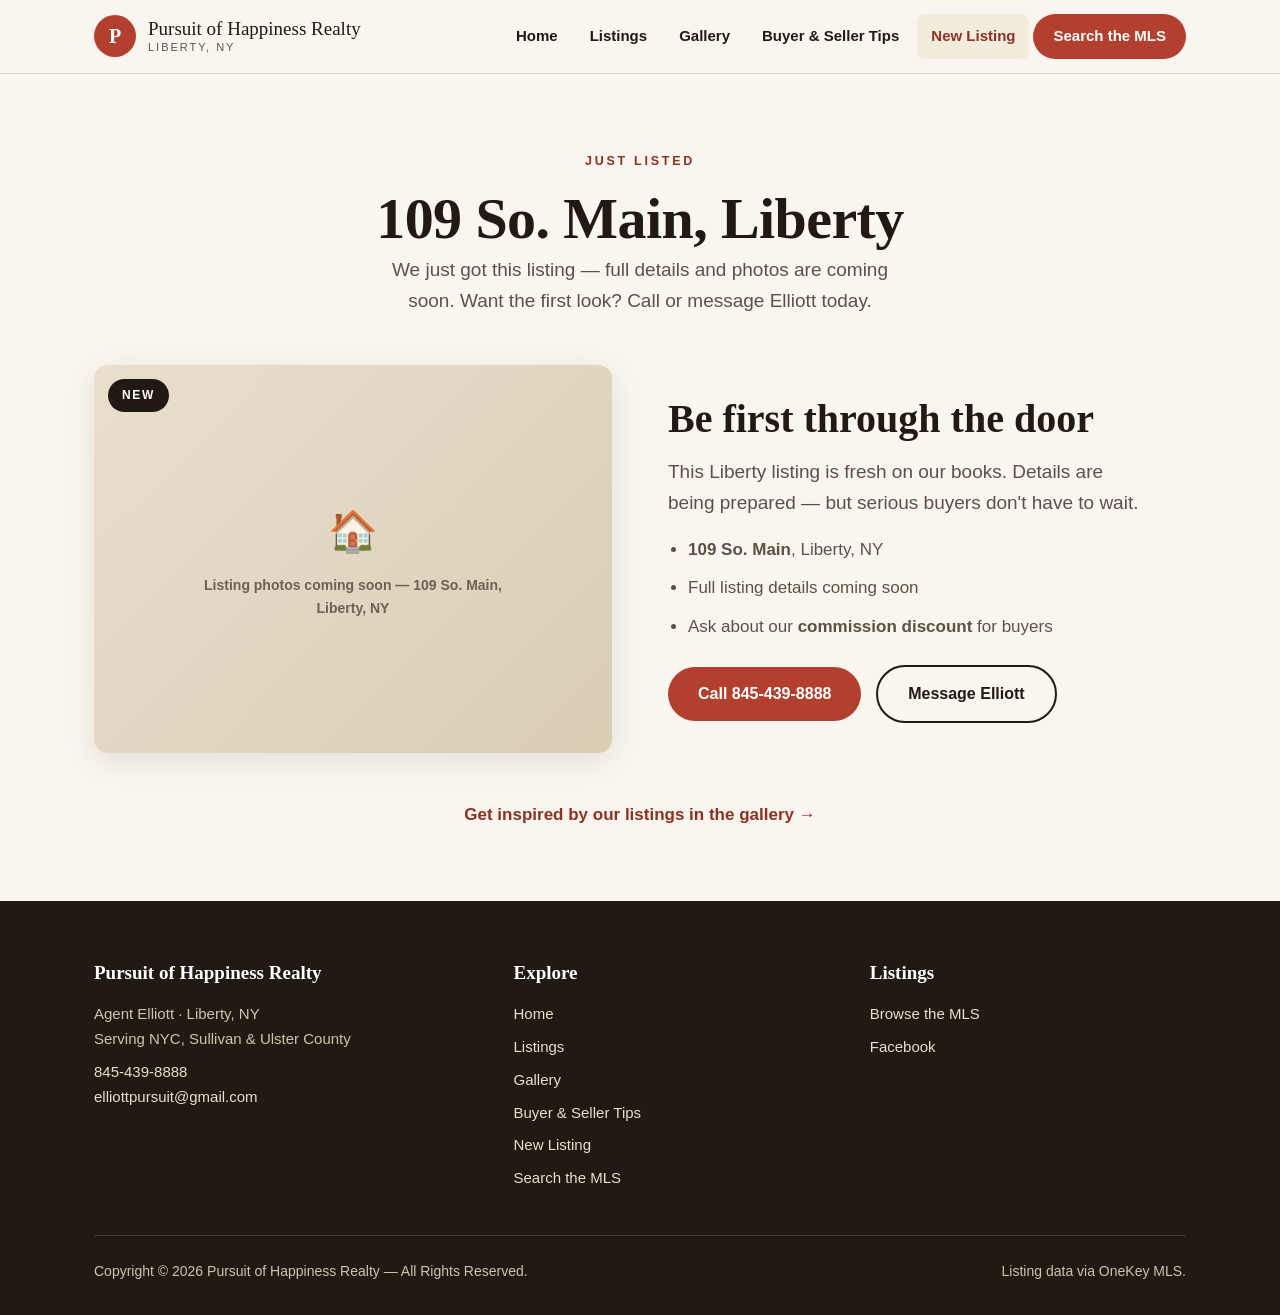
<file: new-listing.html>
<!DOCTYPE html>
<html lang="en">
<head>
<meta charset="UTF-8">
<meta name="viewport" content="width=device-width, initial-scale=1.0">
<title>New Listing: 109 So. Main, Liberty | Pursuit of Happiness Realty</title>
<meta name="description" content="New listing at 109 So. Main, Liberty, NY — details coming soon from Pursuit of Happiness Realty.">
<link rel="stylesheet" href="assets/styles.css">
</head>
<body>

<header class="site-header">
  <div class="header-inner">
    <a class="brand" href="index.html" aria-label="Pursuit of Happiness Realty — home">
      <span class="brand-mark">P</span>
      <span class="brand-name">Pursuit of Happiness Realty<small>Liberty, NY</small></span>
    </a>
    <button class="menu-toggle" aria-label="Open menu" onclick="document.getElementById('nav').classList.toggle('open')">☰</button>
    <nav class="main-nav" id="nav">
      <a href="index.html">Home</a>
      <a href="listings.html">Listings</a>
      <a href="gallery.html">Gallery</a>
      <a href="tips.html">Buyer &amp; Seller Tips</a>
      <a href="new-listing.html" class="active">New Listing</a>
      <a href="mls-search.html" class="nav-cta">Search the MLS</a>
    </nav>
  </div>
</header>

<main>
  <section>
    <div class="wrap">
      <div class="center">
        <span class="eyebrow">Just listed</span>
        <h1>109 So. Main, Liberty</h1>
        <p class="lede">We just got this listing — full details and photos are coming soon. Want the first look? Call or message Elliott today.</p>
      </div>
      <div class="split" style="margin-top:48px">
        <div class="card-img" style="border-radius:14px;box-shadow:var(--shadow)">
          <span class="badge">New</span>
          <div class="img-placeholder" role="img" aria-label="Listing photos coming soon for 109 So. Main, Liberty NY">
            <span class="ph-icon">🏠</span>
            <p>Listing photos coming soon — 109 So. Main, Liberty, NY</p>
          </div>
        </div>
        <div>
          <h2>Be first through the door</h2>
          <p class="lede">This Liberty listing is fresh on our books. Details are being prepared — but serious buyers don't have to wait.</p>
          <ul>
            <li><strong>109 So. Main</strong>, Liberty, NY</li>
            <li>Full listing details coming soon</li>
            <li>Ask about our <strong>commission discount</strong> for buyers</li>
          </ul>
          <p style="margin-top:24px">
            <a class="btn btn-primary" href="tel:8454398888">Call 845-439-8888</a>
            <a class="btn btn-outline" href="index.html#contact" style="margin-left:10px">Message Elliott</a>
          </p>
        </div>
      </div>
      <p class="center" style="margin-top:48px">
        <a class="card-link" href="gallery.html">Get inspired by our listings in the gallery →</a>
      </p>
    </div>
  </section>
</main>

<footer>
  <div class="wrap">
    <div class="footer-grid">
      <div>
        <h4>Pursuit of Happiness Realty</h4>
        <p>Agent Elliott · Liberty, NY<br>Serving NYC, Sullivan &amp; Ulster County</p>
        <p><a href="tel:8454398888">845-439-8888</a><br><a href="mailto:elliottpursuit@gmail.com">elliottpursuit@gmail.com</a></p>
      </div>
      <div>
        <h4>Explore</h4>
        <ul>
          <li><a href="index.html">Home</a></li>
          <li><a href="listings.html">Listings</a></li>
          <li><a href="gallery.html">Gallery</a></li>
          <li><a href="tips.html">Buyer &amp; Seller Tips</a></li>
          <li><a href="new-listing.html">New Listing</a></li>
          <li><a href="mls-search.html">Search the MLS</a></li>
        </ul>
      </div>
      <div>
        <h4>Listings</h4>
        <ul>
          <li><a href="https://matrix.onekeymlsny.com/Matrix/public/IDX.aspx?idx=6e2d31e" target="_blank" rel="noopener">Browse the MLS</a></li>
          <li><a href="https://www.facebook.com/787438357967562" target="_blank" rel="noopener">Facebook</a></li>
        </ul>
      </div>
    </div>
    <div class="footer-bottom">
      <span>Copyright © 2026 Pursuit of Happiness Realty — All Rights Reserved.</span>
      <span>Listing data via OneKey MLS.</span>
    </div>
  </div>
</footer>
</body>
</html>
</file>
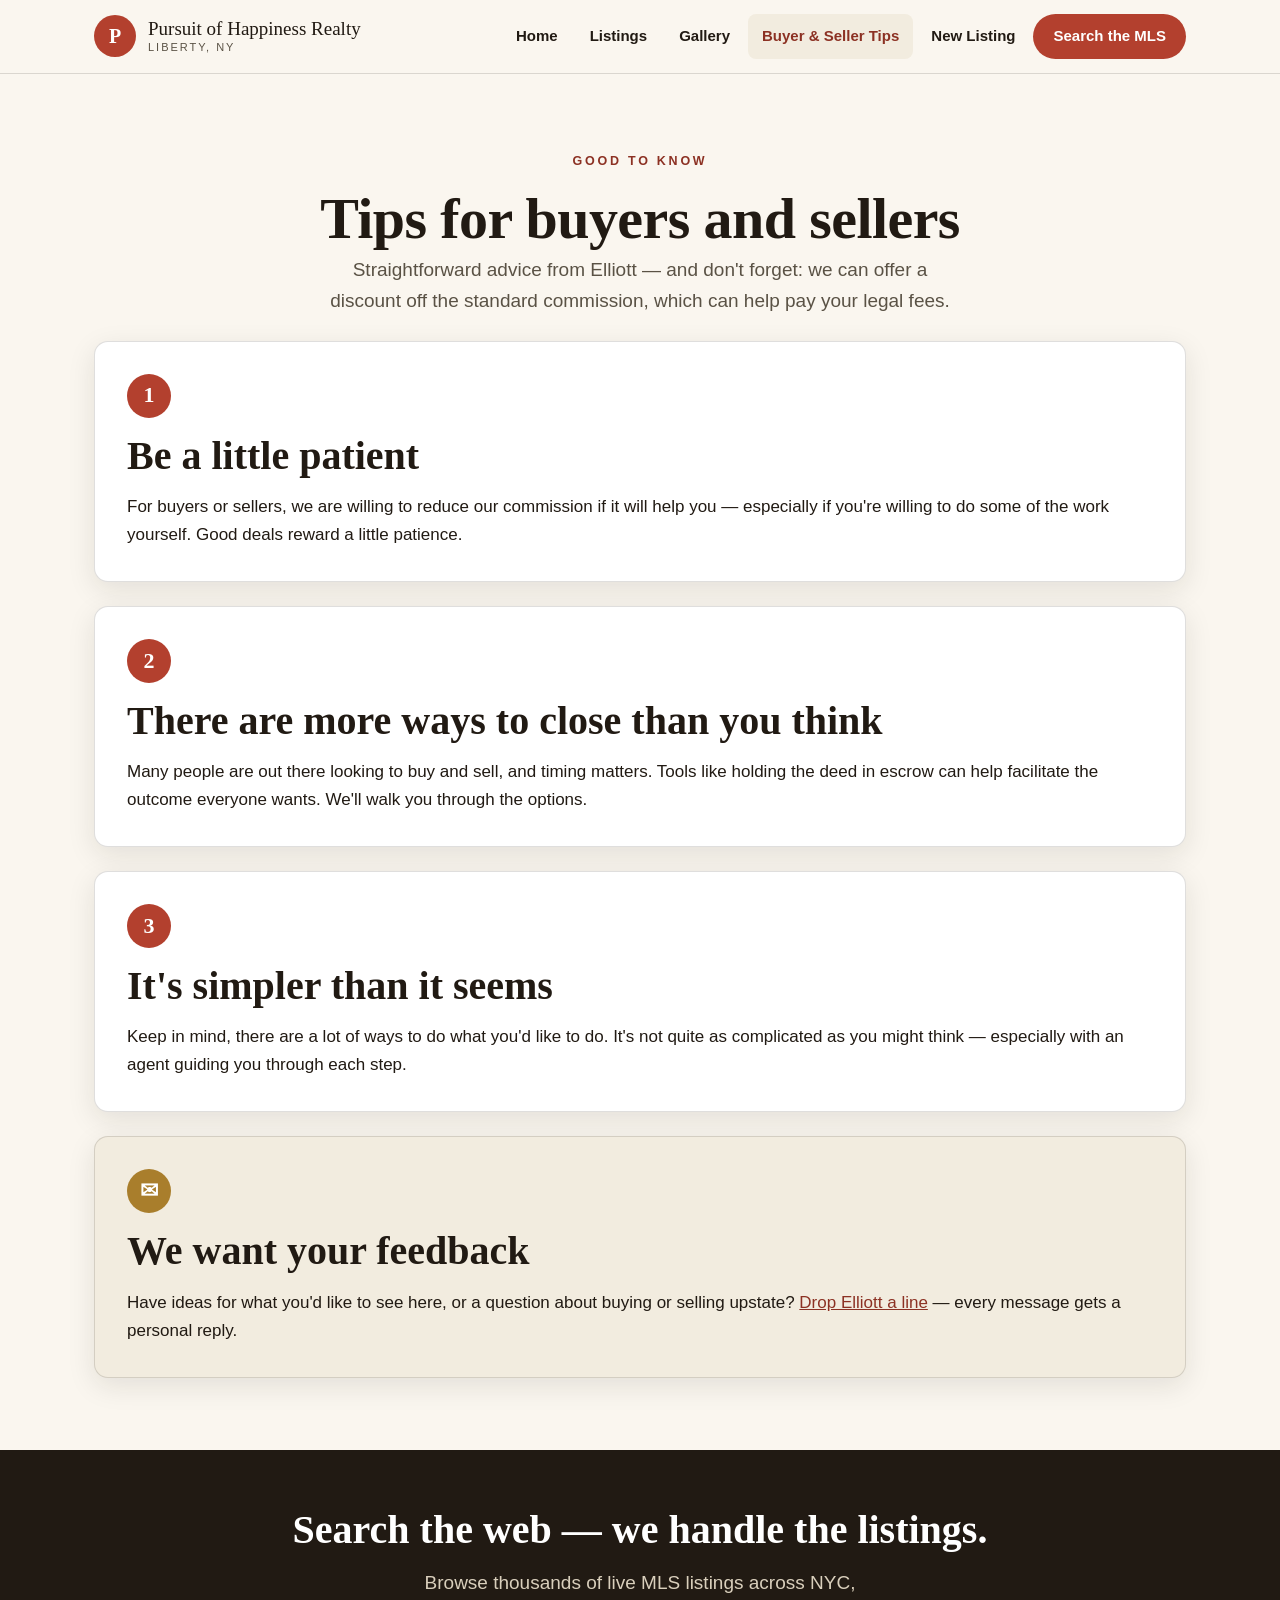
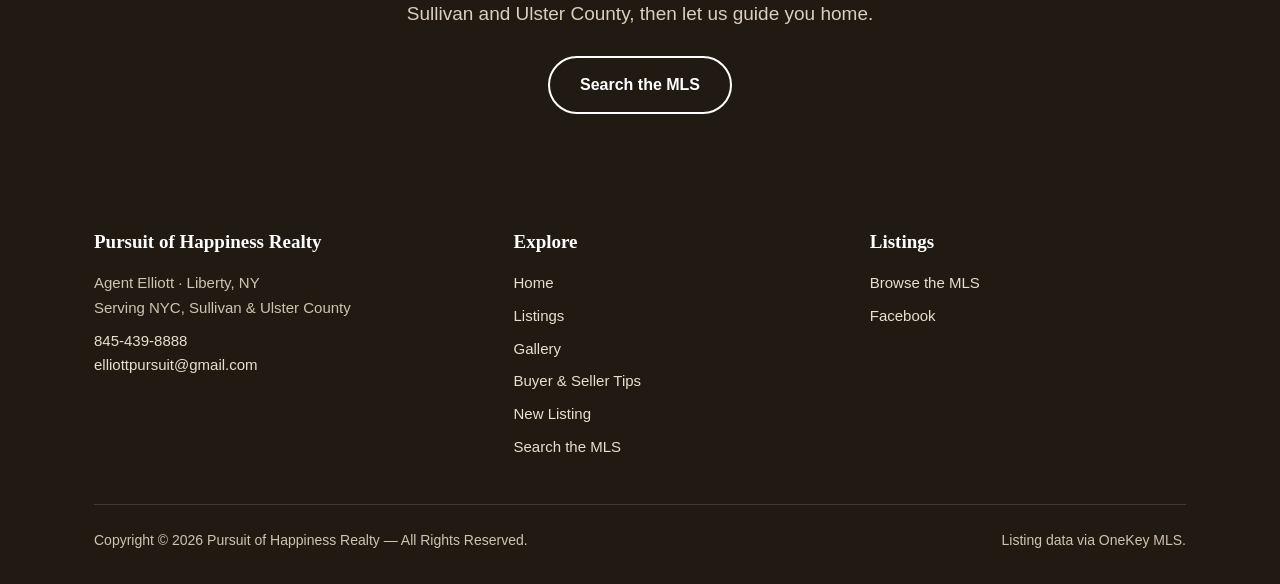
<file: tips.html>
<!DOCTYPE html>
<html lang="en">
<head>
<meta charset="UTF-8">
<meta name="viewport" content="width=device-width, initial-scale=1.0">
<title>Buyer &amp; Seller Tips | Pursuit of Happiness Realty</title>
<meta name="description" content="Practical tips for buyers and sellers from Elliott at Pursuit of Happiness Realty — plus our commission discount.">
<link rel="stylesheet" href="assets/styles.css">
</head>
<body>

<header class="site-header">
  <div class="header-inner">
    <a class="brand" href="index.html" aria-label="Pursuit of Happiness Realty — home">
      <span class="brand-mark">P</span>
      <span class="brand-name">Pursuit of Happiness Realty<small>Liberty, NY</small></span>
    </a>
    <button class="menu-toggle" aria-label="Open menu" onclick="document.getElementById('nav').classList.toggle('open')">☰</button>
    <nav class="main-nav" id="nav">
      <a href="index.html">Home</a>
      <a href="listings.html">Listings</a>
      <a href="gallery.html">Gallery</a>
      <a href="tips.html" class="active">Buyer &amp; Seller Tips</a>
      <a href="new-listing.html">New Listing</a>
      <a href="mls-search.html" class="nav-cta">Search the MLS</a>
    </nav>
  </div>
</header>

<main>
  <section>
    <div class="wrap">
      <div class="center">
        <span class="eyebrow">Good to know</span>
        <h1>Tips for buyers and sellers</h1>
        <p class="lede">Straightforward advice from Elliott — and don't forget: we can offer a discount off the standard commission, which can help pay your legal fees.</p>
      </div>

      <div class="tip">
        <span class="tip-num">1</span>
        <h2>Be a little patient</h2>
        <p>For buyers or sellers, we are willing to reduce our commission if it will help you — especially if you're willing to do some of the work yourself. Good deals reward a little patience.</p>
      </div>

      <div class="tip">
        <span class="tip-num">2</span>
        <h2>There are more ways to close than you think</h2>
        <p>Many people are out there looking to buy and sell, and timing matters. Tools like holding the deed in escrow can help facilitate the outcome everyone wants. We'll walk you through the options.</p>
      </div>

      <div class="tip">
        <span class="tip-num">3</span>
        <h2>It's simpler than it seems</h2>
        <p>Keep in mind, there are a lot of ways to do what you'd like to do. It's not quite as complicated as you might think — especially with an agent guiding you through each step.</p>
      </div>

      <div class="tip" style="background:var(--paper-deep)">
        <span class="tip-num" style="background:var(--gold)">✉</span>
        <h2>We want your feedback</h2>
        <p>Have ideas for what you'd like to see here, or a question about buying or selling upstate? <a href="index.html#contact">Drop Elliott a line</a> — every message gets a personal reply.</p>
      </div>
    </div>
  </section>

  <section class="discount-band">
    <div class="wrap center">
      <h2>Search the web — we handle the listings.</h2>
      <p class="lede">Browse thousands of live MLS listings across NYC, Sullivan and Ulster County, then let us guide you home.</p>
      <p style="margin-top:26px"><a class="btn btn-light" href="mls-search.html">Search the MLS</a></p>
    </div>
  </section>
</main>

<footer>
  <div class="wrap">
    <div class="footer-grid">
      <div>
        <h4>Pursuit of Happiness Realty</h4>
        <p>Agent Elliott · Liberty, NY<br>Serving NYC, Sullivan &amp; Ulster County</p>
        <p><a href="tel:8454398888">845-439-8888</a><br><a href="mailto:elliottpursuit@gmail.com">elliottpursuit@gmail.com</a></p>
      </div>
      <div>
        <h4>Explore</h4>
        <ul>
          <li><a href="index.html">Home</a></li>
          <li><a href="listings.html">Listings</a></li>
          <li><a href="gallery.html">Gallery</a></li>
          <li><a href="tips.html">Buyer &amp; Seller Tips</a></li>
          <li><a href="new-listing.html">New Listing</a></li>
          <li><a href="mls-search.html">Search the MLS</a></li>
        </ul>
      </div>
      <div>
        <h4>Listings</h4>
        <ul>
          <li><a href="https://matrix.onekeymlsny.com/Matrix/public/IDX.aspx?idx=6e2d31e" target="_blank" rel="noopener">Browse the MLS</a></li>
          <li><a href="https://www.facebook.com/787438357967562" target="_blank" rel="noopener">Facebook</a></li>
        </ul>
      </div>
    </div>
    <div class="footer-bottom">
      <span>Copyright © 2026 Pursuit of Happiness Realty — All Rights Reserved.</span>
      <span>Listing data via OneKey MLS.</span>
    </div>
  </div>
</footer>
</body>
</html>
</file>
<file: assets/styles.css>
/* Pursuit of Happiness Realty — modernized rebuild (2026)
   Self-contained static site. No external dependencies except
   the YouTube embed (gallery) and outbound MLS links. */

:root{
  --paper:#faf6ef;
  --paper-deep:#f2ecdf;
  --card:#ffffff;
  --ink:#211a13;
  --ink-soft:#5a5245;
  --accent:#b3402e;
  --accent-dark:#8c3123;
  --gold:#a97e2c;
  --line:rgba(33,26,19,.14);
  --serif:Georgia,"Times New Roman",serif;
  --sans:-apple-system,BlinkMacSystemFont,"Segoe UI",Inter,Helvetica,Arial,sans-serif;
  --radius:14px;
  --shadow:0 8px 28px rgba(33,26,19,.10);
}
*{box-sizing:border-box;margin:0;padding:0}
html{scroll-behavior:smooth}
body{
  font-family:var(--sans);
  background:var(--paper);
  color:var(--ink);
  line-height:1.65;
  font-size:17px;
  -webkit-font-smoothing:antialiased;
}
img{max-width:100%;height:auto;display:block}
a{color:var(--accent-dark)}
.wrap{max-width:1140px;margin:0 auto;padding:0 24px}
section{padding:72px 0}
h1,h2,h3{font-family:var(--serif);font-weight:600;line-height:1.18;color:var(--ink)}
/* Text balance (Socrates lesson, Nov 2026): never let a heading break into
   five words on one line and a single orphan word on the next. Balance the
   lines; let body copy wrap pretty. Extended Nov 7, 2026: card titles and
   h3 headings balance too, captions wrap pretty. */
h1,h2,h3,.card-title,.lede{text-wrap:balance}
p,figcaption{text-wrap:pretty}
h1{font-size:clamp(34px,5.4vw,58px);letter-spacing:-.01em}
h2{font-size:clamp(27px,3.6vw,40px);margin-bottom:14px}
h3{font-size:22px;margin-bottom:8px}
.eyebrow{
  display:inline-block;font-size:12.5px;font-weight:700;letter-spacing:.22em;
  text-transform:uppercase;color:var(--accent-dark);margin-bottom:14px;
}
.lede{font-size:19px;color:var(--ink-soft);max-width:40em}
.center{text-align:center}
.center .lede{margin-left:auto;margin-right:auto}

/* ---------- header ---------- */
.site-header{
  position:sticky;top:0;z-index:50;
  background:rgba(250,246,239,.96);backdrop-filter:blur(8px);
  border-bottom:1px solid var(--line);
}
.header-inner{display:flex;align-items:center;justify-content:space-between;gap:16px;padding:14px 24px;max-width:1140px;margin:0 auto}
.brand{display:flex;align-items:center;gap:12px;text-decoration:none;color:var(--ink)}
.brand-mark{
  width:42px;height:42px;border-radius:50%;flex:0 0 42px;
  background:var(--accent);color:#fff;display:flex;align-items:center;justify-content:center;
  font-family:var(--serif);font-weight:700;font-size:20px;
}
.brand-name{font-family:var(--serif);font-size:19px;line-height:1.2}
.brand-name small{display:block;font-family:var(--sans);font-size:11px;letter-spacing:.18em;text-transform:uppercase;color:var(--ink-soft)}
.main-nav{display:flex;align-items:center;gap:4px}
.main-nav a{
  text-decoration:none;color:var(--ink);font-size:15px;font-weight:600;
  padding:10px 14px;border-radius:8px;white-space:nowrap;
}
.main-nav a:hover{background:var(--paper-deep)}
.main-nav a.active:not(.nav-cta){color:var(--accent-dark);background:var(--paper-deep)}
.main-nav a.nav-cta.active{background:var(--accent-dark);color:#fff}
.nav-cta{
  background:var(--accent);color:#fff !important;font-weight:700;
  padding:10px 20px !important;border-radius:999px !important;
}
.nav-cta:hover{background:var(--accent-dark)}
.menu-toggle{display:none;background:none;border:1px solid var(--line);border-radius:8px;font-size:22px;padding:6px 12px;cursor:pointer;color:var(--ink)}

/* ---------- hero ---------- */
.hero{padding:64px 0 72px}
.hero-grid{display:grid;grid-template-columns:1.05fr .95fr;gap:48px;align-items:center}
.hero h1{margin:0 0 18px}
.hero .lede{margin-bottom:28px}
.hero-actions{display:flex;gap:14px;flex-wrap:wrap}
.hero-photo{border-radius:var(--radius);overflow:hidden;box-shadow:var(--shadow)}
.hero-photo img{width:100%;height:100%;object-fit:cover;aspect-ratio:4/5}
.hero-note{margin-top:14px;font-size:14px;color:var(--ink-soft)}

.btn{
  display:inline-block;text-decoration:none;font-weight:700;font-size:16px;
  padding:14px 30px;border-radius:999px;border:0;cursor:pointer;
  transition:transform .15s ease,background .2s;
}
.btn-primary{background:var(--accent);color:#fff}
.btn-primary:hover{background:var(--accent-dark);transform:translateY(-1px)}
.btn-outline{border:2px solid var(--ink);color:var(--ink);background:transparent}
.btn-outline:hover{background:var(--ink);color:#fff}
.btn-light{border:2px solid #fff;color:#fff;background:transparent}
.btn-light:hover{background:#fff;color:var(--ink)}

/* ---------- discount band ---------- */
.discount-band{background:var(--ink);color:#f6f1e6;padding:56px 0}
.discount-band h2{color:#fff}
.discount-band .lede{color:#d9cfbc}
.discount-band strong{color:#f0b429}

/* ---------- listing cards ---------- */
.cards{display:grid;grid-template-columns:repeat(3,1fr);gap:28px;margin-top:40px}
.card{
  background:var(--card);border:1px solid var(--line);border-radius:var(--radius);
  overflow:hidden;box-shadow:var(--shadow);display:flex;flex-direction:column;
}
.card-img{aspect-ratio:4/3;overflow:hidden;background:var(--paper-deep);position:relative}
.card-img img{width:100%;height:100%;object-fit:cover}
.card-body{padding:24px;display:flex;flex-direction:column;gap:10px;flex:1}
.card-price{font-family:var(--serif);font-size:28px;color:var(--accent-dark);font-weight:700}
.card-title{font-size:18px;font-weight:700}
.card-text{color:var(--ink-soft);font-size:15.5px;flex:1}
.card-link{font-weight:700;color:var(--accent-dark);text-decoration:none}
.card-link:hover{text-decoration:underline}
.badge{
  position:absolute;top:14px;left:14px;background:var(--ink);color:#fff;
  font-size:12px;font-weight:700;letter-spacing:.14em;text-transform:uppercase;
  padding:7px 14px;border-radius:999px;
}
.badge.sold{background:var(--accent)}
.img-placeholder{
  width:100%;height:100%;min-height:220px;display:flex;flex-direction:column;
  align-items:center;justify-content:center;gap:10px;text-align:center;
  background:linear-gradient(135deg,#e9dfcd,#d9cdb4);color:#6d6152;padding:24px;
}
.img-placeholder .ph-icon{font-size:40px}
.img-placeholder p{font-size:14px;font-weight:600;max-width:22em}

/* ---------- split sections ---------- */
.split{display:grid;grid-template-columns:1fr 1fr;gap:56px;align-items:center}
.split img{border-radius:var(--radius);box-shadow:var(--shadow)}
.split ul{margin:18px 0 0 20px;color:var(--ink-soft)}
.split li{margin-bottom:10px}
.flyer-frame{border:1px solid var(--line);border-radius:var(--radius);overflow:hidden;background:#fff;box-shadow:var(--shadow)}
.flyer-frame img{box-shadow:none;border-radius:0}
.caption{font-size:13.5px;color:var(--ink-soft);text-align:center;padding:12px}

/* ---------- testimonials ---------- */
.testimonials{background:var(--paper-deep)}
.t-grid{display:grid;grid-template-columns:repeat(3,1fr);gap:28px;margin-top:36px}
.t-card{
  background:var(--card);border:1px dashed var(--gold);border-radius:var(--radius);
  padding:32px 28px;color:var(--ink-soft);font-size:15.5px;
}
.t-card .t-note{font-size:13px;color:#6e5218;font-weight:700;letter-spacing:.08em;text-transform:uppercase;margin-bottom:12px;display:block}

/* ---------- contact ---------- */
.contact-grid{display:grid;grid-template-columns:1fr 1fr;gap:48px;align-items:start;margin-top:36px}
.contact-card{background:var(--card);border:1px solid var(--line);border-radius:var(--radius);padding:36px;box-shadow:var(--shadow)}
.contact-card h3{margin-bottom:16px}
.contact-line{display:flex;gap:12px;align-items:flex-start;margin-bottom:16px;color:var(--ink-soft)}
.contact-line a{color:var(--accent-dark);font-weight:600;text-decoration:none}
.contact-line a:hover{text-decoration:underline}
.contact-line .ic{font-size:20px;flex:0 0 28px;text-align:center}
form.contact-form{display:grid;gap:16px}
.field label{display:block;font-size:13px;font-weight:700;letter-spacing:.06em;text-transform:uppercase;color:var(--ink-soft);margin-bottom:6px}
.field input,.field textarea,.field select{
  width:100%;font:inherit;padding:13px 15px;border:1px solid var(--line);
  border-radius:10px;background:#fff;color:var(--ink);
}
.field input:focus,.field textarea:focus,.field select:focus{outline:2px solid var(--accent);border-color:var(--accent)}
.field textarea{min-height:130px;resize:vertical}
.form-note{font-size:13.5px;color:var(--ink-soft);background:var(--paper-deep);border:1px solid var(--line);border-radius:10px;padding:12px 16px}
.form-flash{display:none;background:#eef5e9;border:1px solid #9dbf8f;color:#2f5d23;border-radius:10px;padding:14px 18px;font-size:15px}

/* ---------- search widget ---------- */
.search-panel{background:var(--card);border:1px solid var(--line);border-radius:var(--radius);box-shadow:var(--shadow);padding:36px;margin-top:36px}
.search-grid{display:grid;grid-template-columns:repeat(3,1fr);gap:18px;margin-bottom:24px}

/* ---------- video ---------- */
.video-frame{position:relative;aspect-ratio:16/9;border-radius:var(--radius);overflow:hidden;box-shadow:var(--shadow);background:#000;margin-top:32px}
.video-frame iframe{position:absolute;inset:0;width:100%;height:100%;border:0}
.gallery-grid{display:grid;grid-template-columns:repeat(3,1fr);gap:20px;margin-top:36px}
.gallery-group{margin-top:48px}
.gallery-group h3{font-size:24px;margin-bottom:6px}
.group-note{font-size:15px;color:var(--ink-soft);margin-bottom:0}
.gallery-group .gallery-grid{margin-top:20px}
.gallery-grid figure{border-radius:12px;overflow:hidden;box-shadow:var(--shadow);background:var(--card)}
.gallery-grid img{aspect-ratio:4/3;object-fit:cover;width:100%}
/* A figure whose image must show whole (the flyer): no crop, the tile
   grows to the image's own ratio so nothing is cut off. */
.gallery-grid figure.fit img{aspect-ratio:auto;object-fit:contain;background:#fff}
.gallery-grid figcaption{padding:12px 16px;font-size:14px;color:var(--ink-soft)}

/* ---------- tips ---------- */
.tip{background:var(--card);border:1px solid var(--line);border-radius:var(--radius);padding:32px;margin-top:24px;box-shadow:var(--shadow)}
.tip-num{
  display:inline-flex;align-items:center;justify-content:center;width:44px;height:44px;border-radius:50%;
  background:var(--accent);color:#fff;font-family:var(--serif);font-size:22px;font-weight:700;margin-bottom:14px;
}

/* ---------- mls landing ---------- */
.mls-hero{background:var(--ink);color:#f6f1e6;border-radius:var(--radius);padding:56px;text-align:center;box-shadow:var(--shadow)}
.mls-hero h1{color:#fff;margin-bottom:14px}
.mls-hero p{color:#d9cfbc;max-width:36em;margin:0 auto 28px}
.mls-actions{display:flex;gap:16px;justify-content:center;flex-wrap:wrap}

/* ---------- footer ---------- */
footer{background:var(--ink);color:#cfc4ae;padding:56px 0 32px;margin-top:0}
.footer-grid{display:grid;grid-template-columns:1.2fr 1fr 1fr;gap:40px;margin-bottom:36px}
footer h4{color:#fff;font-family:var(--serif);font-size:19px;margin-bottom:14px}
footer a{color:#e8dfcc;text-decoration:none}
footer a:hover{text-decoration:underline}
footer p,footer li{font-size:15px;margin-bottom:8px;list-style:none}
.footer-bottom{border-top:1px solid rgba(255,255,255,.14);padding-top:24px;font-size:14px;display:flex;justify-content:space-between;gap:16px;flex-wrap:wrap}

/* ---------- responsive ---------- */
@media(max-width:900px){
  .hero-grid,.split,.contact-grid{grid-template-columns:1fr;gap:36px}
  .cards,.t-grid{grid-template-columns:1fr}
  .search-grid{grid-template-columns:1fr 1fr}
  .gallery-grid{grid-template-columns:1fr 1fr}
  .footer-grid{grid-template-columns:1fr;gap:28px}
  section{padding:52px 0}
  .menu-toggle{display:block}
  .main-nav{
    display:none;position:absolute;top:100%;left:0;right:0;flex-direction:column;align-items:stretch;
    background:var(--paper);border-bottom:1px solid var(--line);padding:12px 24px 20px;gap:2px;
  }
  .main-nav.open{display:flex}
  .main-nav a{padding:12px 8px}
  .site-header{position:sticky}
  .header-inner{position:relative}
  .mls-hero{padding:40px 24px}
}
@media(max-width:560px){
  .search-grid{grid-template-columns:1fr}
  .gallery-grid{grid-template-columns:1fr}
  .hero{padding:44px 0 52px}
  .hero-photo img{aspect-ratio:4/4.6}
}
</file>
